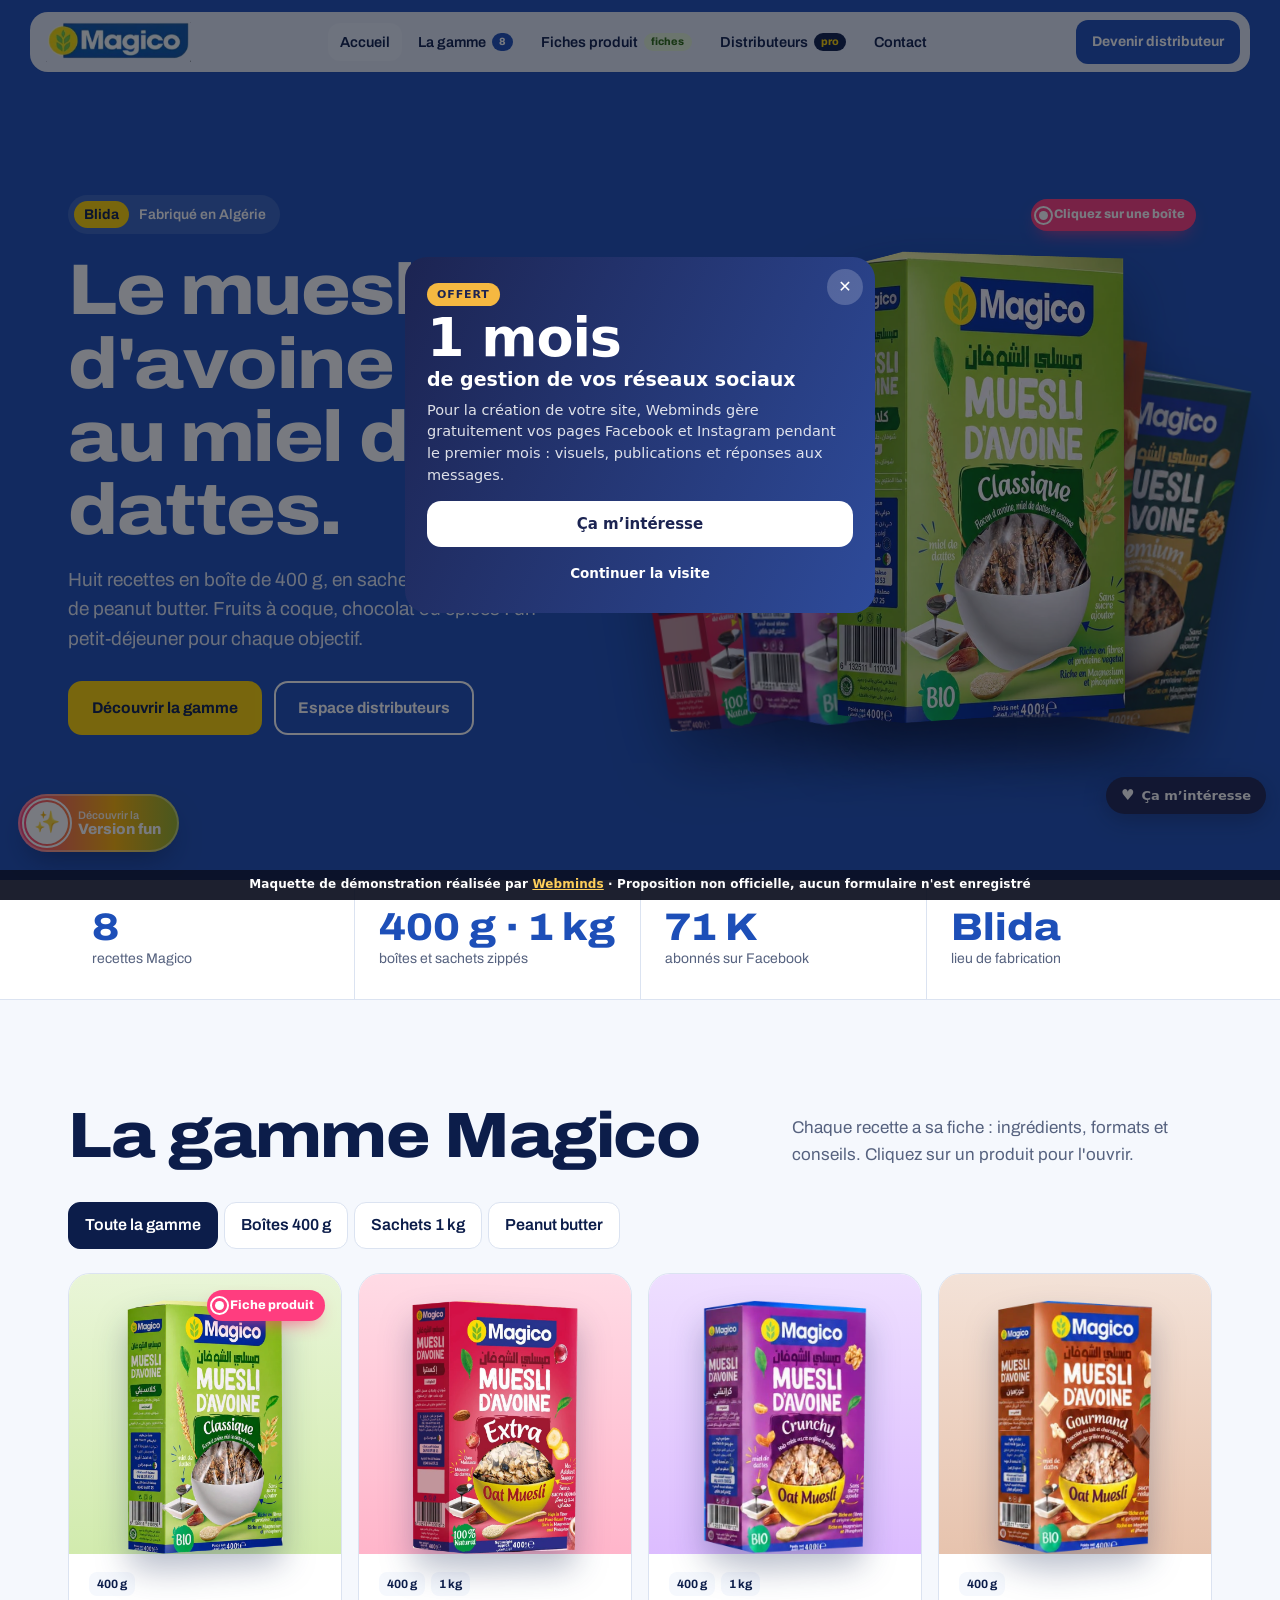
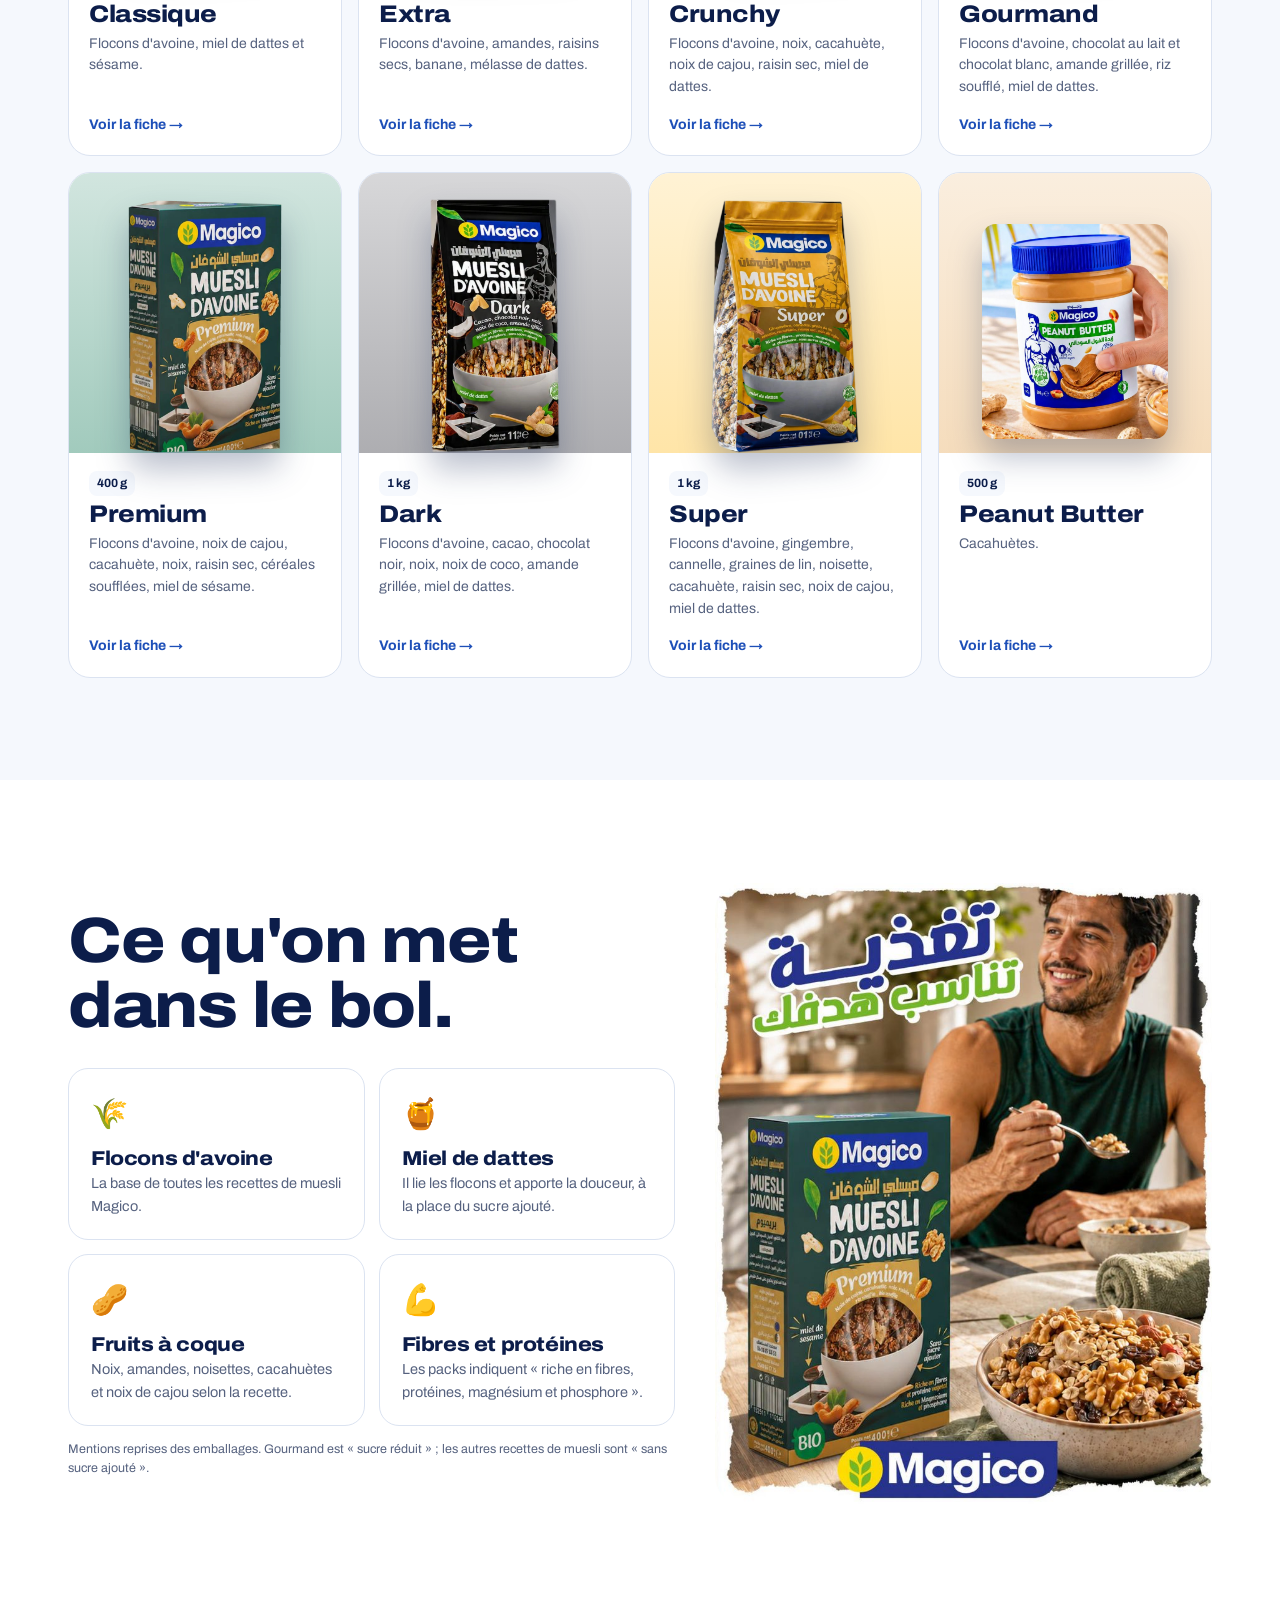
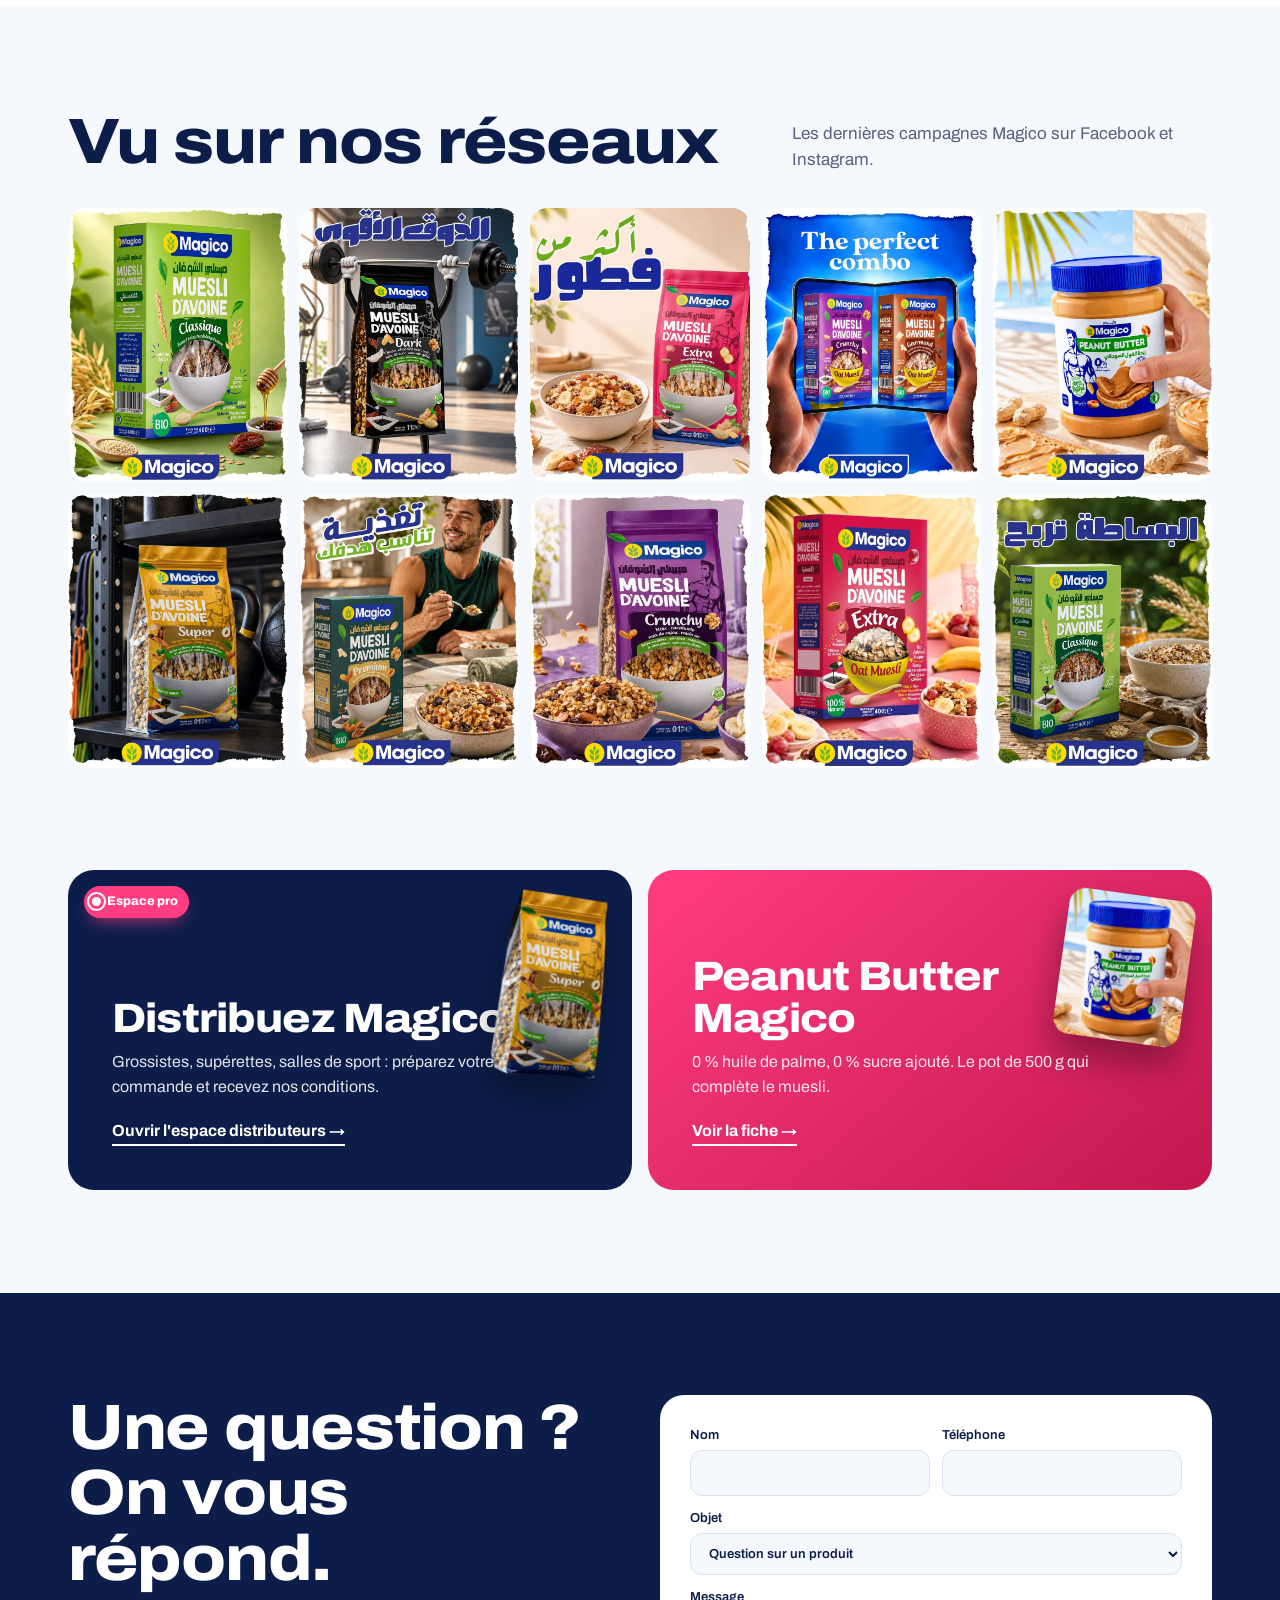
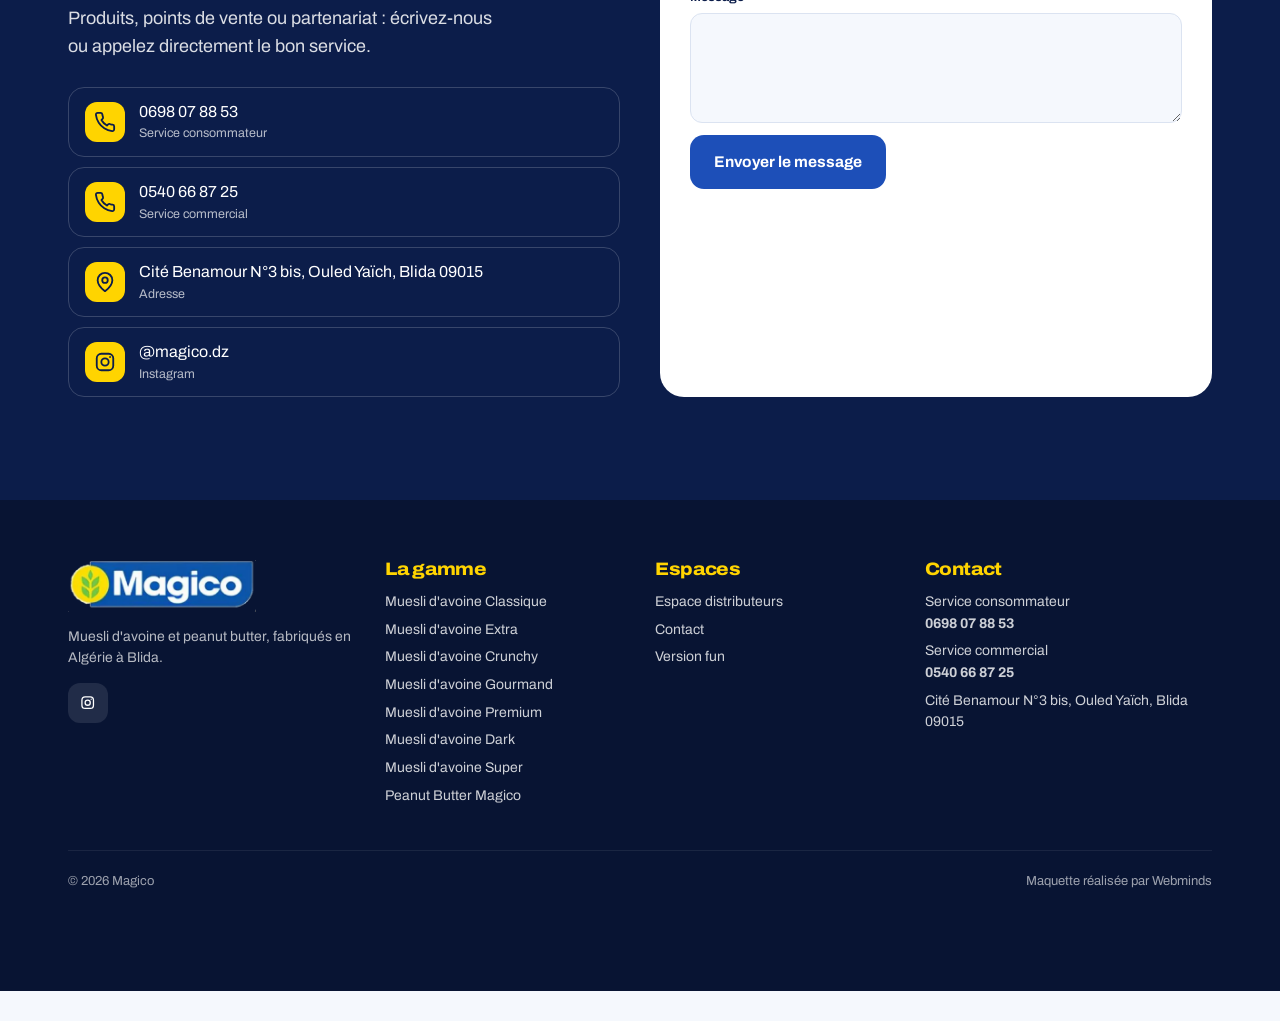
<file: index.html>
<!DOCTYPE html>
<html lang="fr"><head>
<meta charset="utf-8"><meta name="viewport" content="width=device-width, initial-scale=1, viewport-fit=cover"><meta name="theme-color" content="#1d4fb8">
<link rel="preconnect" href="https://fonts.googleapis.com"><link rel="preconnect" href="https://fonts.gstatic.com" crossorigin>
<link href="https://fonts.googleapis.com/css2?family=Archivo:wdth,wght@100..125,400..800&family=Readex+Pro:wght@400;500;700&family=Lilita+One&family=Lalezar&display=swap" rel="stylesheet">
<link rel="stylesheet" href="style.css"><link rel="icon" href="img/logo-magico.png">
<title>Magico — Muesli d'avoine fabriqué à Blida</title>
<meta name="description" content="Magico : muesli d'avoine au miel de dattes (Classique, Extra, Crunchy, Gourmand, Premium, Dark, Super) et peanut butter. Fabriqué en Algérie, à Blida.">
<meta name="robots" content="noindex, nofollow"><!--wm-demo--></head><body data-v="corp">
<div id="hdr"></div>
<main id="main">
<section class="c-hero"><div class="wrap in">
 <div>
  <span class="kick"><b>Blida</b>Fabriqué en Algérie</span>
  <h1><span class="ln">Le muesli d'avoine</span><span class="ln">au miel de dattes.</span></h1>
  <p class="lead">Huit recettes en boîte de 400 g, en sachet de 1 kg et en pot de peanut butter. Fruits à coque, chocolat ou épices : un petit-déjeuner pour chaque objectif.</p>
  <div class="acts"><a class="btn y" href="#gamme">Découvrir la gamme</a><a class="btn o" href="distributeurs.html">Espace distributeurs</a></div>
 </div>
 <div class="fan" id="fan"><span class="disc"></span><span class="tap tr"><i></i>Cliquez sur une boîte</span></div>
</div></section>
<div class="stats"><div class="wrap in">
 <div class="stat"><b>8</b><span>recettes Magico</span></div>
 <div class="stat"><b>400 g · 1 kg</b><span>boîtes et sachets zippés</span></div>
 <div class="stat"><b>71 K</b><span>abonnés sur Facebook</span></div>
 <div class="stat"><b>Blida</b><span>lieu de fabrication</span></div>
</div></div>

<section id="gamme"><div class="wrap">
 <div class="shead"><h2>La gamme Magico</h2><p>Chaque recette a sa fiche : ingrédients, formats et conseils. Cliquez sur un produit pour l'ouvrir.</p></div>
 <div class="filters" id="filters" role="group" aria-label="Filtrer la gamme"></div>
 <div class="cgrid" id="cgrid"></div>
</div></section>

<section class="why"><div class="wrap whyg">
 <div class="rv">
  <h2>Ce qu'on met<br>dans le bol.</h2>
  <div class="wl">
   <div class="wi"><div class="e">🌾</div><h3>Flocons d'avoine</h3><p>La base de toutes les recettes de muesli Magico.</p></div>
   <div class="wi"><div class="e">🍯</div><h3>Miel de dattes</h3><p>Il lie les flocons et apporte la douceur, à la place du sucre ajouté.</p></div>
   <div class="wi"><div class="e">🥜</div><h3>Fruits à coque</h3><p>Noix, amandes, noisettes, cacahuètes et noix de cajou selon la recette.</p></div>
   <div class="wi"><div class="e">💪</div><h3>Fibres et protéines</h3><p>Les packs indiquent « riche en fibres, protéines, magnésium et phosphore ».</p></div>
  </div>
  <p class="note">Mentions reprises des emballages. Gourmand est « sucre réduit » ; les autres recettes de muesli sont « sans sucre ajouté ».</p>
 </div>
 <div class="whyimg rv"><img src="img/camp-premium.jpg" alt="Sportif prenant un bol de muesli Magico Premium" loading="lazy"></div>
</div></section>

<section><div class="wrap">
 <div class="shead"><h2>Vu sur nos réseaux</h2><p>Les dernières campagnes Magico sur Facebook et Instagram.</p></div>
 <div class="gal" id="gal"></div>
</div></section>

<section style="padding-top:0"><div class="wrap duo">
 <a class="blk a rv" href="distributeurs.html"><img class="pk" src="img/super-sac.webp" alt=""><span class="tap tl"><i></i>Espace pro</span><h3>Distribuez Magico</h3><p>Grossistes, supérettes, salles de sport : préparez votre commande et recevez nos conditions.</p><span class="go">Ouvrir l'espace distributeurs →</span></a>
 <a class="blk b rv" href="produit.html?p=peanut"><img class="pk" src="img/peanut.jpg" alt="" style="border-radius:16px;height:46%"><h3>Peanut Butter Magico</h3><p>0 % huile de palme, 0 % sucre ajouté. Le pot de 500 g qui complète le muesli.</p><span class="go">Voir la fiche →</span></a>
</div></section>
<section class="contact" id="contact"><div class="wrap cg">
 <div><h2>Une question ?<br>On vous répond.</h2><p style="margin-top:14px;opacity:.85;font-size:18px;max-width:440px">Produits, points de vente ou partenariat : écrivez-nous ou appelez directement le bon service.</p>
  <div class="cinfo" id="cinfo"></div></div>
 <form class="f" id="cform">
  <label>Nom<input required autocomplete="name"></label><label>Téléphone<input type="tel" required autocomplete="tel"></label>
  <label class="full">Objet<select><option>Question sur un produit</option><option>Où acheter Magico ?</option><option>Devenir distributeur</option><option>Partenariat / sponsoring sportif</option></select></label>
  <label class="full">Message<textarea></textarea></label>
  <button class="btn" type="submit">Envoyer le message</button>
 </form></div></section>
</main>
<div id="ftr"></div>
<script src="data.js"></script><script src="core.js"></script>
<script>
document.getElementById('fan').insertAdjacentHTML('beforeend',['extra','crunchy','classique','gourmand','premium'].map(k=>'<a href="produit.html?p='+k+'" aria-label="'+P[k].full+'"><img src="'+P[k].img+'" alt=""></a>').join(''));
let line='all';const fl=document.getElementById('filters');
fl.innerHTML=LINES.map(l=>'<button type="button" data-l="'+l[0]+'" class="'+(l[0]==='all'?'on':'')+'" aria-pressed="'+(l[0]==='all')+'">'+l[1]+'</button>').join('');
const inLine=(k,l)=>l==='all'||P[k].line===l||(l==='sac'&&P[k].fmt.includes('1 kg'));
document.getElementById('cgrid').innerHTML=ORDER.map((k,i)=>{const p=P[k];return '<a class="pc" data-k="'+k+'" href="produit.html?p='+k+'" style="--c1:'+p.c1+'">'+(i===0?'<span class="tap tr"><i></i>Fiche produit</span>':'')+'<div class="vis">'+pimg(k)+'</div><div class="tx"><div class="fm">'+p.fmt.map(f=>'<span>'+f+'</span>').join('')+'</div><h3>'+p.name+'</h3><p>'+p.ing+'</p><span class="go">Voir la fiche →</span></div></a>'}).join('');
fl.addEventListener('click',e=>{const b=e.target.closest('button');if(!b)return;line=b.dataset.l;fl.querySelectorAll('button').forEach(x=>{x.classList.toggle('on',x===b);x.setAttribute('aria-pressed',x===b)});document.querySelectorAll('.pc').forEach(c=>c.classList.toggle('hide',!inLine(c.dataset.k,line)))});
const G=[['classique','camp-classique','La simplicité gagne'],['dark','camp-dark','Le goût le plus fort'],['extra','camp-extra','Plus qu\'un petit-déjeuner'],['crunchy','camp-combo','The perfect combo'],['peanut','camp-peanut','Peanut butter 500 g'],['super','camp-super','La régularité paie'],['premium','camp-premium','Une nutrition pour ton objectif'],['crunchy','camp-crunchy','Muesli Crunchy 1 kg'],['extra','camp-extra-box','Extra, 100 % naturel'],['classique','camp-classique2','Un petit-déj équilibré']];
document.getElementById('gal').innerHTML=G.map(g=>'<a href="produit.html?p='+g[0]+'"><img src="img/'+g[1]+'.jpg" alt="Campagne Magico : '+g[2]+'" loading="lazy"><span class="cap">'+g[2]+'</span></a>').join('');
document.getElementById('cinfo').innerHTML='<a href="'+CONTACT.consoTel+'">'+IC.phone+'<span>'+CONTACT.conso+'<small>Service consommateur</small></span></a><a href="'+CONTACT.comTel+'">'+IC.phone+'<span>'+CONTACT.com+'<small>Service commercial</small></span></a><a href="'+CONTACT.map+'" target="_blank" rel="noopener">'+IC.pin+'<span>'+CONTACT.addr+'<small>Adresse</small></span></a><a href="'+CONTACT.ig+'" target="_blank" rel="noopener">'+IC.ig+'<span>@magico.dz<small>Instagram</small></span></a>';document.getElementById('cform').onsubmit=e=>{e.preventDefault();okForm(e.target,'Message envoyé, merci !')};
reveal();
</script>
<div id="wm-demo" role="note" style="position:fixed;left:0;right:0;bottom:0;z-index:2147483000;background:rgba(10,14,30,.92);color:#fff;font:600 12px/1.3 system-ui,-apple-system,Segoe UI,Roboto,sans-serif;text-align:center;padding:7px 12px calc(7px + env(safe-area-inset-bottom,0px));letter-spacing:.01em">Maquette de démonstration réalisée par <a href="https://webminds.dz" style="color:#ffcf5a;text-decoration:underline" target="_blank" rel="noopener">Webminds</a> · Proposition non officielle, aucun formulaire n'est enregistré</div>
<script>(function(){function f(){var b=document.getElementById('wm-demo');if(!b)return;var h=b.offsetHeight;document.body.style.paddingBottom=(parseFloat(getComputedStyle(document.body).paddingBottom)||0)+h+'px';document.querySelectorAll('body *').forEach(function(e){if(e===b||b.contains(e))return;var s=getComputedStyle(e);if(s.position!=='fixed')return;var bt=parseFloat(s.bottom);if(!isNaN(bt)&&bt<120&&s.bottom!=='auto'&&e.offsetHeight<window.innerHeight*.6){e.style.bottom=(bt+h)+'px'}})}if(document.readyState==='complete')f();else addEventListener('load',f)})();</script><!--wm-demo--><script data-wml>(function(){if(window.__wmL)return;window.__wmL=1;
var C={"p": "Magico", "mail": null, "wa": "213797372452", "v": [["/", "Version corporate", "Claire et rassurante"]]};
function ready(f){document.readyState==='loading'?document.addEventListener('DOMContentLoaded',f):f()}
ready(function(){
var css='.wmL-b{position:fixed;right:14px;bottom:calc(56px + env(safe-area-inset-bottom));z-index:2147483000;border:0;border-radius:999px;background:#1C2452;color:#fff;font:700 13px/1 system-ui,-apple-system,Segoe UI,Roboto,sans-serif;padding:11px 15px;box-shadow:0 6px 22px rgba(20,30,60,.35);cursor:pointer;display:flex;align-items:center;gap:7px}'
+'@media(max-width:520px){.wmL-b{bottom:calc(112px + env(safe-area-inset-bottom));font-size:12.5px;padding:10px 13px}}'
+'.wmL-m{position:fixed;inset:0;z-index:2147483001;background:rgba(10,14,25,.55);display:none;align-items:flex-end;justify-content:center;font-family:system-ui,-apple-system,Segoe UI,Roboto,sans-serif}.wmL-m.on{display:flex}@media(min-width:700px){.wmL-m{align-items:center;padding:20px}}'
+'.wmL-x{box-sizing:border-box;position:relative;background:#fff;color:#1C2452;width:100%;max-width:470px;max-height:92vh;overflow:auto;border-radius:22px 22px 0 0;padding:24px 22px calc(22px + env(safe-area-inset-bottom));text-align:left}@media(min-width:700px){.wmL-x{border-radius:22px}}'
+'.wmL-x *{box-sizing:border-box}.wmL-c{position:absolute;top:12px;right:12px;width:36px;height:36px;border:0;border-radius:50%;background:#F0F2F1;font-size:16px;cursor:pointer;color:#1C2452}'
+'.wmL-x h3{font:800 26px/1.1 system-ui,-apple-system,sans-serif;margin:4px 40px 10px 0;color:inherit}.wmL-x p{margin:0 0 14px;line-height:1.5;font-size:14.5px;opacity:.85}'
+'.wmL-o{background:linear-gradient(115deg,#1C2452,#2E4B9A);color:#fff}.wmL-o .wmL-c{background:rgba(255,255,255,.2);color:#fff}.wmL-big{font:900 54px/.95 system-ui,-apple-system,sans-serif;letter-spacing:-.02em;margin:6px 0 2px}.wmL-big small{display:block;font-size:19px;font-weight:700;letter-spacing:0;margin-top:6px}'
+'.wmL-tag{display:inline-block;background:#F5B841;color:#1C2452;font:800 11px system-ui,sans-serif;letter-spacing:.08em;border-radius:999px;padding:5px 10px}'
+'.wmL-btn{display:flex;align-items:center;justify-content:center;width:100%;border:0;border-radius:14px;padding:14px;font:800 15px system-ui,-apple-system,sans-serif;cursor:pointer;margin-top:8px}.wmL-w{background:#fff;color:#1C2452}.wmL-g{background:#1FAF55;color:#fff}.wmL-n{background:#1C2452;color:#fff}.wmL-l{background:transparent;color:inherit;font-weight:600;font-size:13.5px;padding:10px}'
+'.wmL-s{font:700 11.5px system-ui,sans-serif;text-transform:uppercase;letter-spacing:.06em;opacity:.6;margin:12px 0 8px}.wmL-ch{display:grid;gap:8px}.wmL-ch label{display:flex;align-items:center;gap:10px;border:1.5px solid #E2E6E3;border-radius:12px;padding:11px 12px;cursor:pointer;font-size:14px;font-weight:600}.wmL-ch label small{display:block;font-weight:500;opacity:.65;font-size:12px}.wmL-ch input{width:18px;height:18px;flex:none;accent-color:#1FAF55}'
+'.wmL-f{display:grid;gap:8px;margin:12px 0 6px}.wmL-f input{border:1.5px solid #E2E6E3;border-radius:12px;padding:12px;font:500 16px system-ui,sans-serif;color:#1C2452;background:#fff;-webkit-user-select:text!important;user-select:text!important;width:100%}'
+'.wmL-ok{text-align:center}.wmL-ok i{display:grid;place-items:center;width:64px;height:64px;margin:6px auto 12px;border-radius:50%;background:#E8F7EE;color:#1FAF55;font-style:normal;font-size:30px}';
var st=document.createElement('style');st.textContent=css;document.head.appendChild(st);
function ss(k,v){try{if(v===undefined)return sessionStorage.getItem(k);sessionStorage.setItem(k,v)}catch(e){}}
var p=location.pathname,cur=0;C.v.forEach(function(v,i){if(v[0]!=='/'&&p.indexOf(v[0])===0)cur=i});
var off=document.createElement('div');off.className='wmL-m';off.innerHTML='<div class="wmL-x wmL-o" role="dialog" aria-modal="true"><button class="wmL-c" type="button" aria-label="Fermer">✕</button><span class="wmL-tag">OFFERT</span><div class="wmL-big">1 mois<small>de gestion de vos réseaux sociaux</small></div><p style="margin-top:12px">Pour la création de votre site, Webminds gère gratuitement vos pages Facebook et Instagram pendant le premier mois : visuels, publications et réponses aux messages.</p><button class="wmL-btn wmL-w" type="button" data-i>Ça m’intéresse</button><button class="wmL-btn wmL-l" type="button" data-c>Continuer la visite</button></div>';
var ch='';C.v.forEach(function(v,i){ch+='<label><input type="radio" name="wmLv" value="'+v[1]+'"'+(i===cur?' checked':'')+'><span>'+v[1]+(v[2]?'<small>'+v[2]+'</small>':'')+'</span></label>'});
var it=document.createElement('div');it.className='wmL-m';it.innerHTML='<div class="wmL-x" role="dialog" aria-modal="true"><button class="wmL-c" type="button" aria-label="Fermer">✕</button><div data-s1><h3>Cette maquette vous plaît ?</h3><p>Choisissez la version qui vous intéresse : Webminds vous recontacte pour vous la présenter.</p>'+(C.v.length>1?'<div class="wmL-s">La version préférée</div><div class="wmL-ch">'+ch+'</div>':'')+'<div class="wmL-s">En plus</div><div class="wmL-ch"><label><input type="checkbox" value="Gestion des réseaux sociaux (1 mois offert)"><span>Réseaux sociaux<small>1 mois de gestion offert avec le site</small></span></label></div><div class="wmL-f"><input name="n" placeholder="Votre nom" autocomplete="name"><input name="t" type="tel" inputmode="tel" placeholder="Votre téléphone (facultatif)" autocomplete="tel"></div><button class="wmL-btn wmL-g" type="button" data-w>Envoyer sur WhatsApp</button>'+(C.mail?'<button class="wmL-btn wmL-l" type="button" data-e>Envoyer par e-mail</button>':'')+'</div><div class="wmL-ok" data-s2 hidden><i>✓</i><h3 style="margin:0 0 8px">Merci !</h3><p>Votre choix a bien été transmis à Webminds. Nous vous recontactons très vite.</p><button class="wmL-btn wmL-n" type="button" data-c>Continuer la visite</button></div></div>';
document.body.appendChild(off);document.body.appendChild(it);
var b=document.createElement('button');b.type='button';b.className='wmL-b';b.innerHTML='<b style="font-size:15px">♥</b>Ça m’intéresse';document.body.appendChild(b);
function op(m){off.classList.remove('on');it.classList.remove('on');m.classList.add('on')}
[off,it].forEach(function(m){m.addEventListener('click',function(e){if(e.target===m||e.target.closest('.wmL-c')||e.target.closest('[data-c]'))m.classList.remove('on')})});
b.onclick=function(){op(it)};off.querySelector('[data-i]').onclick=function(){op(it)};
function msg(){var v=(it.querySelector('input[name=wmLv]:checked')||{}).value||C.v[cur][1],x=[].map.call(it.querySelectorAll('input[type=checkbox]:checked'),function(c){return c.value}),n=it.querySelector('[name=n]').value.trim(),t=it.querySelector('[name=t]').value.trim();
 return{v:v,x:x,n:n,t:t,txt:'Bonjour Webminds, la maquette '+C.p+' m’intéresse.\nVersion préférée : '+v+(x.length?'\nEn plus : '+x.join(', '):'')+(n?'\nNom : '+n:'')+(t?'\nTéléphone : '+t:'')+'\nLien : '+location.origin+C.v[cur][0]}}
function mail(m){if(!C.mail)return;try{fetch('https://formsubmit.co/ajax/'+C.mail,{method:'POST',keepalive:true,headers:{'Content-Type':'application/json','Accept':'application/json'},body:JSON.stringify({_subject:'Maquette '+C.p+' : intéressé ('+m.v+')',Prospect:C.p,Version:m.v,Options:m.x.join(', ')||'-',Nom:m.n||'-',Telephone:m.t||'-',Lien:location.origin+C.v[cur][0],_template:'table',_captcha:'false'})}).catch(function(){})}catch(e){}}
function done(){it.querySelector('[data-s1]').hidden=true;it.querySelector('[data-s2]').hidden=false;ss('wmL-sent','1')}
it.querySelector('[data-w]').onclick=function(){var m=msg();mail(m);done();location.href='https://wa.me/'+C.wa+'?text='+encodeURIComponent(m.txt)};
var e=it.querySelector('[data-e]');if(e)e.onclick=function(){mail(msg());done()};
var sh=ss('wmL-off');addEventListener('scroll',function(){var r=(scrollY+innerHeight)/document.documentElement.scrollHeight;
 if(!sh&&scrollY>500&&r>.3){sh=1;ss('wmL-off','1');op(off)}
 if(!ss('wmL-it')&&!ss('wmL-sent')&&sh&&r>.92&&!off.classList.contains('on')){ss('wmL-it','1');op(it)}},{passive:true});
});})();
</script></body></html>
</file>
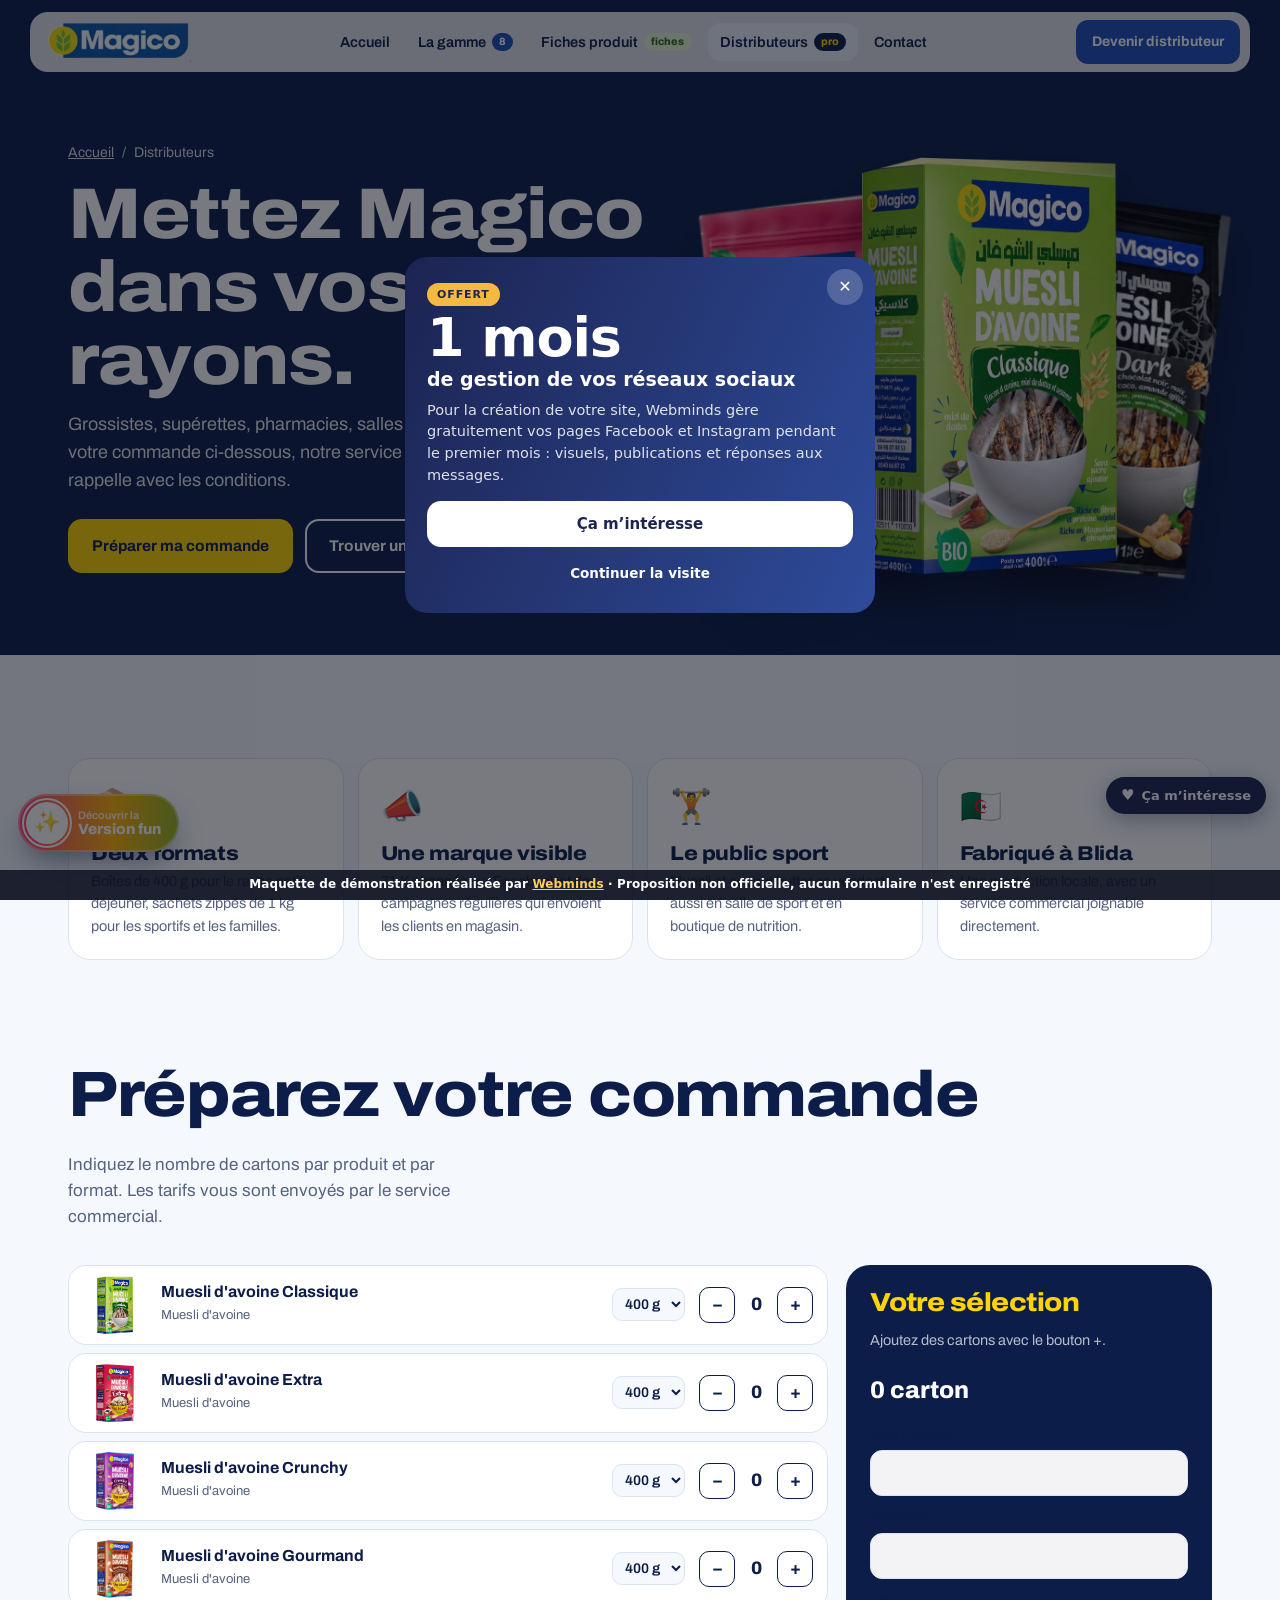
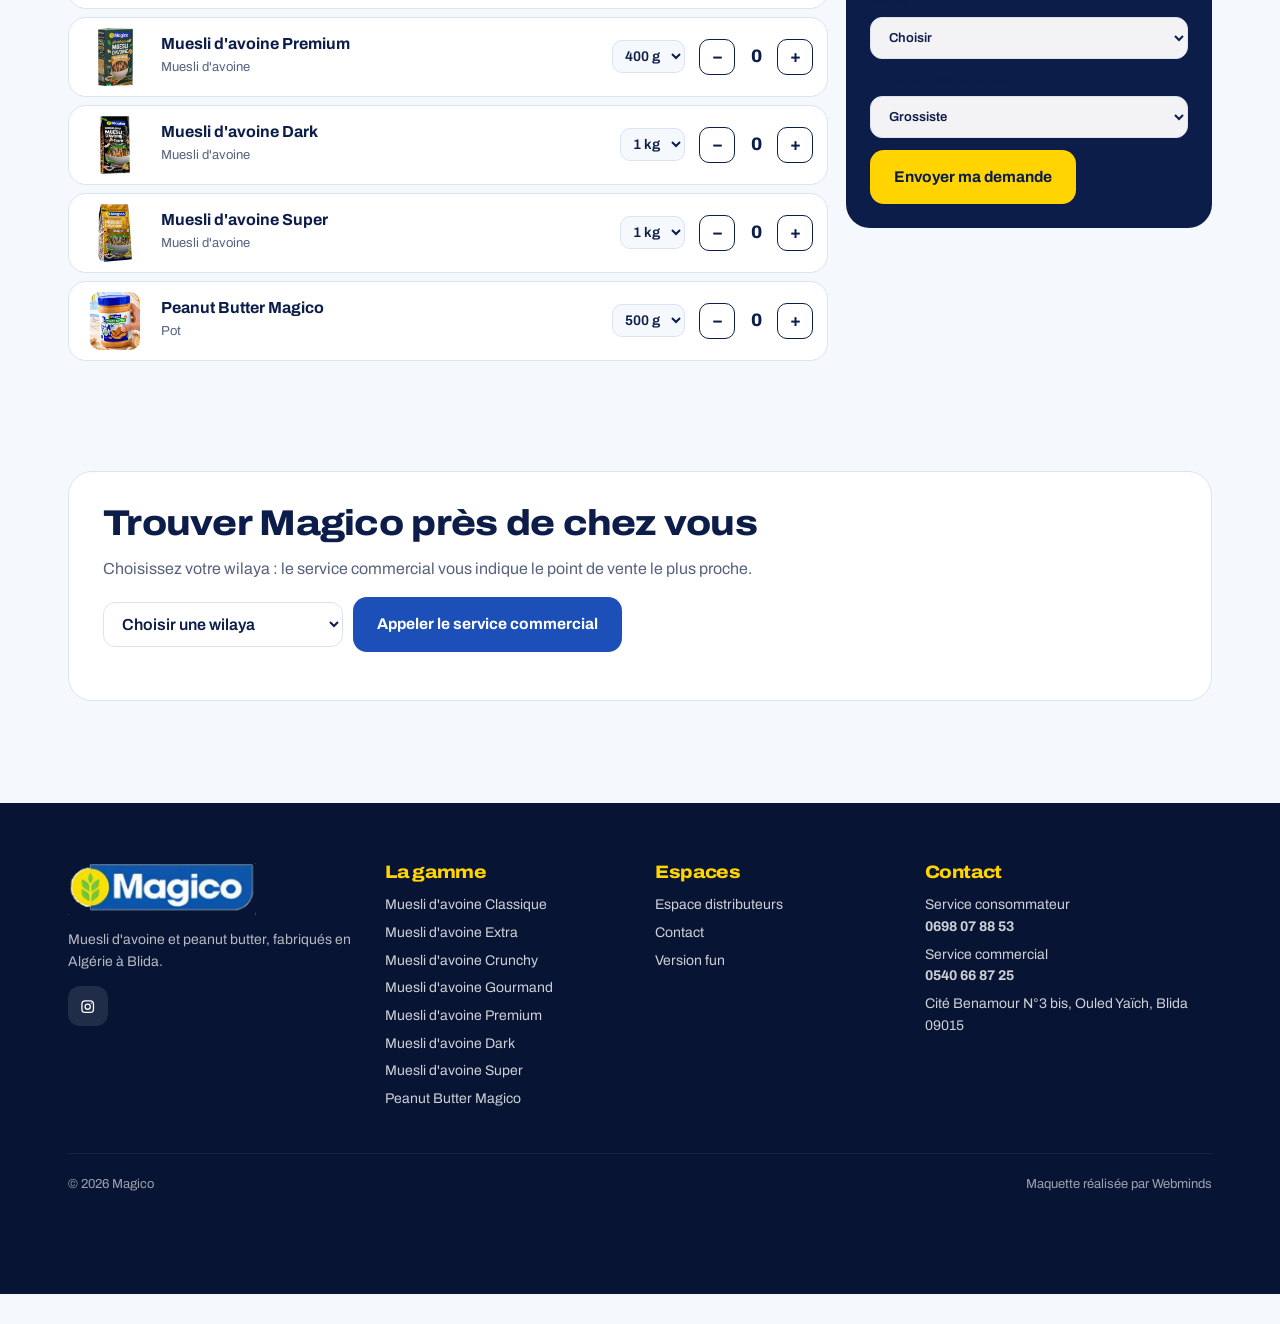
<file: distributeurs.html>
<!DOCTYPE html>
<html lang="fr"><head>
<meta charset="utf-8"><meta name="viewport" content="width=device-width, initial-scale=1, viewport-fit=cover"><meta name="theme-color" content="#1d4fb8">
<link rel="preconnect" href="https://fonts.googleapis.com"><link rel="preconnect" href="https://fonts.gstatic.com" crossorigin>
<link href="https://fonts.googleapis.com/css2?family=Archivo:wdth,wght@100..125,400..800&family=Readex+Pro:wght@400;500;700&family=Lilita+One&family=Lalezar&display=swap" rel="stylesheet">
<link rel="stylesheet" href="style.css"><link rel="icon" href="img/logo-magico.png">
<title>Espace distributeurs — Magico</title>
<meta name="description" content="Devenez distributeur Magico : grossistes, supérettes, salles de sport. Simulateur de commande et points de vente.">
<meta name="robots" content="noindex, nofollow"><!--wm-demo--></head><body data-v="auto">
<div id="hdr"></div>
<main id="main">
<section class="d-hero"><canvas id="cv"></canvas><div class="wrap in">
 <div><nav class="crumb" aria-label="Fil d'Ariane"><a id="hm" href="index.html">Accueil</a><span>/</span><span>Distributeurs</span></nav>
  <h1>Mettez Magico<br>dans vos rayons.</h1>
  <p class="lead">Grossistes, supérettes, pharmacies, salles de sport : préparez votre commande ci-dessous, notre service commercial vous rappelle avec les conditions.</p>
  <div style="display:flex;gap:12px;flex-wrap:wrap;margin-top:24px"><a class="btn y" href="#commande">Préparer ma commande</a><a class="btn o" href="#trouver">Trouver un point de vente</a></div></div>
 <div class="pile"><img src="img/extra-sac.webp" alt=""><img src="img/classique-box.webp" alt=""><img src="img/dark-sac.webp" alt=""></div>
</div></section>
<section><div class="wrap">
 <div class="perks">
  <div class="perk rv"><div class="e">📦</div><h3>Deux formats</h3><p>Boîtes de 400 g pour le rayon petit-déjeuner, sachets zippés de 1 kg pour les sportifs et les familles.</p></div>
  <div class="perk rv"><div class="e">📣</div><h3>Une marque visible</h3><p>71 K abonnés sur Facebook et des campagnes régulières qui envoient les clients en magasin.</p></div>
  <div class="perk rv"><div class="e">🏋️</div><h3>Le public sport</h3><p>Muesli et peanut butter se vendent aussi en salle de sport et en boutique de nutrition.</p></div>
  <div class="perk rv"><div class="e">🇩🇿</div><h3>Fabriqué à Blida</h3><p>Une production locale, avec un service commercial joignable directement.</p></div>
 </div>
</div></section>
<section id="commande" style="padding-top:0"><div class="wrap">
 <div class="shead"><h2>Préparez votre commande</h2><p>Indiquez le nombre de cartons par produit et par format. Les tarifs vous sont envoyés par le service commercial.</p></div>
 <div class="sim">
  <div id="rows"></div>
  <div class="recap"><h3>Votre sélection</h3><ul id="rc"></ul><div class="tot" id="tot"></div>
   <form class="f" id="form">
    <label>Nom / Société<input required autocomplete="organization"></label>
    <label>Téléphone<input type="tel" required autocomplete="tel"></label>
    <label>Wilaya<select id="w2" required></select></label>
    <label>Type de point de vente<select><option>Grossiste</option><option>Supérette / alimentation</option><option>Salle de sport / nutrition</option><option>Pharmacie / parapharmacie</option><option>Autre</option></select></label>
    <button class="btn y" type="submit">Envoyer ma demande</button>
   </form></div>
 </div>
</div></section>
<section id="trouver" style="padding-top:0"><div class="wrap">
 <div class="panel"><h2>Trouver Magico près de chez vous</h2><p style="color:var(--mut);margin-bottom:16px">Choisissez votre wilaya : le service commercial vous indique le point de vente le plus proche.</p>
  <div class="wil"><select id="w1" aria-label="Wilaya"><option value="">Choisir une wilaya</option></select><a class="btn" href="" id="wcall">Appeler le service commercial</a></div>
  <p class="wres" id="wres" aria-live="polite"></p></div>
</div></section>
</main>
<div id="ftr"></div>
<script src="data.js"></script><script src="core.js"></script>
<script>
document.getElementById('hm').href=HOME;
if(V==='fun')Grains(document.getElementById('cv'),{n:30});
const W='Adrar,Chlef,Laghouat,Oum El Bouaghi,Batna,Béjaïa,Biskra,Béchar,Blida,Bouira,Tamanrasset,Tébessa,Tlemcen,Tiaret,Tizi Ouzou,Alger,Djelfa,Jijel,Sétif,Saïda,Skikda,Sidi Bel Abbès,Annaba,Guelma,Constantine,Médéa,Mostaganem,M\'Sila,Mascara,Ouargla,Oran,El Bayadh,Illizi,Bordj Bou Arréridj,Boumerdès,El Tarf,Tindouf,Tissemsilt,El Oued,Khenchela,Souk Ahras,Tipaza,Mila,Aïn Defla,Naâma,Aïn Témouchent,Ghardaïa,Relizane,Timimoun,Bordj Badji Mokhtar,Ouled Djellal,Béni Abbès,In Salah,In Guezzam,Touggourt,Djanet,El M\'Ghair,El Meniaa'.split(',');
const opts=W.map((w,i)=>'<option>'+String(i+1).padStart(2,'0')+' · '+w+'</option>').join('');
document.getElementById('w1').insertAdjacentHTML('beforeend',opts);document.getElementById('w2').innerHTML='<option value="">Choisir</option>'+opts;
const wc=document.getElementById('wcall');wc.href=CONTACT.comTel;
document.getElementById('w1').onchange=e=>{const v=e.target.value;document.getElementById('wres').textContent=v?'Wilaya '+v.split(' · ')[1]+' : appelez le '+CONTACT.com+', on vous oriente vers le point de vente Magico le plus proche.':''};
const Q={};ORDER.forEach(k=>Q[k]={n:0,f:P[k].fmt[0]});
document.getElementById('rows').innerHTML=ORDER.map(k=>{const p=P[k];return '<div class="srow" data-k="'+k+'">'+pimg(k)+'<div><b>'+p.full+'</b><small>'+(p.line==='pot'?'Pot':'Muesli d\'avoine')+'</small></div><select aria-label="Format">'+p.fmt.map(f=>'<option>'+f+'</option>').join('')+'</select><div class="qty"><button type="button" data-d="-1" aria-label="Retirer un carton">−</button><output>0</output><button type="button" data-d="1" aria-label="Ajouter un carton">+</button></div></div>'}).join('');
function recap(){const s=ORDER.filter(k=>Q[k].n>0),t=s.reduce((a,k)=>a+Q[k].n,0);
 document.getElementById('rc').innerHTML=s.length?s.map(k=>'<li><span>'+P[k].name+' · '+Q[k].f+'</span><b>'+Q[k].n+'</b></li>').join(''):'<li style="border:0;opacity:.7">Ajoutez des cartons avec le bouton +.</li>';
 document.getElementById('tot').textContent=t+(t>1?' cartons':' carton')}
document.getElementById('rows').addEventListener('click',e=>{const b=e.target.closest('button[data-d]');if(!b)return;const r=b.closest('.srow'),k=r.dataset.k;Q[k].n=Math.max(0,Q[k].n+ +b.dataset.d);r.querySelector('output').textContent=Q[k].n;recap()});
document.getElementById('rows').addEventListener('change',e=>{const r=e.target.closest('.srow');if(r){Q[r.dataset.k].f=e.target.value;recap()}});
document.getElementById('form').onsubmit=e=>{e.preventDefault();okForm(e.target,'Demande envoyée !')};
recap();reveal();
</script>
<div id="wm-demo" role="note" style="position:fixed;left:0;right:0;bottom:0;z-index:2147483000;background:rgba(10,14,30,.92);color:#fff;font:600 12px/1.3 system-ui,-apple-system,Segoe UI,Roboto,sans-serif;text-align:center;padding:7px 12px calc(7px + env(safe-area-inset-bottom,0px));letter-spacing:.01em">Maquette de démonstration réalisée par <a href="https://webminds.dz" style="color:#ffcf5a;text-decoration:underline" target="_blank" rel="noopener">Webminds</a> · Proposition non officielle, aucun formulaire n'est enregistré</div>
<script>(function(){function f(){var b=document.getElementById('wm-demo');if(!b)return;var h=b.offsetHeight;document.body.style.paddingBottom=(parseFloat(getComputedStyle(document.body).paddingBottom)||0)+h+'px';document.querySelectorAll('body *').forEach(function(e){if(e===b||b.contains(e))return;var s=getComputedStyle(e);if(s.position!=='fixed')return;var bt=parseFloat(s.bottom);if(!isNaN(bt)&&bt<120&&s.bottom!=='auto'&&e.offsetHeight<window.innerHeight*.6){e.style.bottom=(bt+h)+'px'}})}if(document.readyState==='complete')f();else addEventListener('load',f)})();</script><!--wm-demo--><script data-wml>(function(){if(window.__wmL)return;window.__wmL=1;
var C={"p": "Magico", "mail": null, "wa": "213797372452", "v": [["/", "Version corporate", "Claire et rassurante"]]};
function ready(f){document.readyState==='loading'?document.addEventListener('DOMContentLoaded',f):f()}
ready(function(){
var css='.wmL-b{position:fixed;right:14px;bottom:calc(56px + env(safe-area-inset-bottom));z-index:2147483000;border:0;border-radius:999px;background:#1C2452;color:#fff;font:700 13px/1 system-ui,-apple-system,Segoe UI,Roboto,sans-serif;padding:11px 15px;box-shadow:0 6px 22px rgba(20,30,60,.35);cursor:pointer;display:flex;align-items:center;gap:7px}'
+'@media(max-width:520px){.wmL-b{bottom:calc(112px + env(safe-area-inset-bottom));font-size:12.5px;padding:10px 13px}}'
+'.wmL-m{position:fixed;inset:0;z-index:2147483001;background:rgba(10,14,25,.55);display:none;align-items:flex-end;justify-content:center;font-family:system-ui,-apple-system,Segoe UI,Roboto,sans-serif}.wmL-m.on{display:flex}@media(min-width:700px){.wmL-m{align-items:center;padding:20px}}'
+'.wmL-x{box-sizing:border-box;position:relative;background:#fff;color:#1C2452;width:100%;max-width:470px;max-height:92vh;overflow:auto;border-radius:22px 22px 0 0;padding:24px 22px calc(22px + env(safe-area-inset-bottom));text-align:left}@media(min-width:700px){.wmL-x{border-radius:22px}}'
+'.wmL-x *{box-sizing:border-box}.wmL-c{position:absolute;top:12px;right:12px;width:36px;height:36px;border:0;border-radius:50%;background:#F0F2F1;font-size:16px;cursor:pointer;color:#1C2452}'
+'.wmL-x h3{font:800 26px/1.1 system-ui,-apple-system,sans-serif;margin:4px 40px 10px 0;color:inherit}.wmL-x p{margin:0 0 14px;line-height:1.5;font-size:14.5px;opacity:.85}'
+'.wmL-o{background:linear-gradient(115deg,#1C2452,#2E4B9A);color:#fff}.wmL-o .wmL-c{background:rgba(255,255,255,.2);color:#fff}.wmL-big{font:900 54px/.95 system-ui,-apple-system,sans-serif;letter-spacing:-.02em;margin:6px 0 2px}.wmL-big small{display:block;font-size:19px;font-weight:700;letter-spacing:0;margin-top:6px}'
+'.wmL-tag{display:inline-block;background:#F5B841;color:#1C2452;font:800 11px system-ui,sans-serif;letter-spacing:.08em;border-radius:999px;padding:5px 10px}'
+'.wmL-btn{display:flex;align-items:center;justify-content:center;width:100%;border:0;border-radius:14px;padding:14px;font:800 15px system-ui,-apple-system,sans-serif;cursor:pointer;margin-top:8px}.wmL-w{background:#fff;color:#1C2452}.wmL-g{background:#1FAF55;color:#fff}.wmL-n{background:#1C2452;color:#fff}.wmL-l{background:transparent;color:inherit;font-weight:600;font-size:13.5px;padding:10px}'
+'.wmL-s{font:700 11.5px system-ui,sans-serif;text-transform:uppercase;letter-spacing:.06em;opacity:.6;margin:12px 0 8px}.wmL-ch{display:grid;gap:8px}.wmL-ch label{display:flex;align-items:center;gap:10px;border:1.5px solid #E2E6E3;border-radius:12px;padding:11px 12px;cursor:pointer;font-size:14px;font-weight:600}.wmL-ch label small{display:block;font-weight:500;opacity:.65;font-size:12px}.wmL-ch input{width:18px;height:18px;flex:none;accent-color:#1FAF55}'
+'.wmL-f{display:grid;gap:8px;margin:12px 0 6px}.wmL-f input{border:1.5px solid #E2E6E3;border-radius:12px;padding:12px;font:500 16px system-ui,sans-serif;color:#1C2452;background:#fff;-webkit-user-select:text!important;user-select:text!important;width:100%}'
+'.wmL-ok{text-align:center}.wmL-ok i{display:grid;place-items:center;width:64px;height:64px;margin:6px auto 12px;border-radius:50%;background:#E8F7EE;color:#1FAF55;font-style:normal;font-size:30px}';
var st=document.createElement('style');st.textContent=css;document.head.appendChild(st);
function ss(k,v){try{if(v===undefined)return sessionStorage.getItem(k);sessionStorage.setItem(k,v)}catch(e){}}
var p=location.pathname,cur=0;C.v.forEach(function(v,i){if(v[0]!=='/'&&p.indexOf(v[0])===0)cur=i});
var off=document.createElement('div');off.className='wmL-m';off.innerHTML='<div class="wmL-x wmL-o" role="dialog" aria-modal="true"><button class="wmL-c" type="button" aria-label="Fermer">✕</button><span class="wmL-tag">OFFERT</span><div class="wmL-big">1 mois<small>de gestion de vos réseaux sociaux</small></div><p style="margin-top:12px">Pour la création de votre site, Webminds gère gratuitement vos pages Facebook et Instagram pendant le premier mois : visuels, publications et réponses aux messages.</p><button class="wmL-btn wmL-w" type="button" data-i>Ça m’intéresse</button><button class="wmL-btn wmL-l" type="button" data-c>Continuer la visite</button></div>';
var ch='';C.v.forEach(function(v,i){ch+='<label><input type="radio" name="wmLv" value="'+v[1]+'"'+(i===cur?' checked':'')+'><span>'+v[1]+(v[2]?'<small>'+v[2]+'</small>':'')+'</span></label>'});
var it=document.createElement('div');it.className='wmL-m';it.innerHTML='<div class="wmL-x" role="dialog" aria-modal="true"><button class="wmL-c" type="button" aria-label="Fermer">✕</button><div data-s1><h3>Cette maquette vous plaît ?</h3><p>Choisissez la version qui vous intéresse : Webminds vous recontacte pour vous la présenter.</p>'+(C.v.length>1?'<div class="wmL-s">La version préférée</div><div class="wmL-ch">'+ch+'</div>':'')+'<div class="wmL-s">En plus</div><div class="wmL-ch"><label><input type="checkbox" value="Gestion des réseaux sociaux (1 mois offert)"><span>Réseaux sociaux<small>1 mois de gestion offert avec le site</small></span></label></div><div class="wmL-f"><input name="n" placeholder="Votre nom" autocomplete="name"><input name="t" type="tel" inputmode="tel" placeholder="Votre téléphone (facultatif)" autocomplete="tel"></div><button class="wmL-btn wmL-g" type="button" data-w>Envoyer sur WhatsApp</button>'+(C.mail?'<button class="wmL-btn wmL-l" type="button" data-e>Envoyer par e-mail</button>':'')+'</div><div class="wmL-ok" data-s2 hidden><i>✓</i><h3 style="margin:0 0 8px">Merci !</h3><p>Votre choix a bien été transmis à Webminds. Nous vous recontactons très vite.</p><button class="wmL-btn wmL-n" type="button" data-c>Continuer la visite</button></div></div>';
document.body.appendChild(off);document.body.appendChild(it);
var b=document.createElement('button');b.type='button';b.className='wmL-b';b.innerHTML='<b style="font-size:15px">♥</b>Ça m’intéresse';document.body.appendChild(b);
function op(m){off.classList.remove('on');it.classList.remove('on');m.classList.add('on')}
[off,it].forEach(function(m){m.addEventListener('click',function(e){if(e.target===m||e.target.closest('.wmL-c')||e.target.closest('[data-c]'))m.classList.remove('on')})});
b.onclick=function(){op(it)};off.querySelector('[data-i]').onclick=function(){op(it)};
function msg(){var v=(it.querySelector('input[name=wmLv]:checked')||{}).value||C.v[cur][1],x=[].map.call(it.querySelectorAll('input[type=checkbox]:checked'),function(c){return c.value}),n=it.querySelector('[name=n]').value.trim(),t=it.querySelector('[name=t]').value.trim();
 return{v:v,x:x,n:n,t:t,txt:'Bonjour Webminds, la maquette '+C.p+' m’intéresse.\nVersion préférée : '+v+(x.length?'\nEn plus : '+x.join(', '):'')+(n?'\nNom : '+n:'')+(t?'\nTéléphone : '+t:'')+'\nLien : '+location.origin+C.v[cur][0]}}
function mail(m){if(!C.mail)return;try{fetch('https://formsubmit.co/ajax/'+C.mail,{method:'POST',keepalive:true,headers:{'Content-Type':'application/json','Accept':'application/json'},body:JSON.stringify({_subject:'Maquette '+C.p+' : intéressé ('+m.v+')',Prospect:C.p,Version:m.v,Options:m.x.join(', ')||'-',Nom:m.n||'-',Telephone:m.t||'-',Lien:location.origin+C.v[cur][0],_template:'table',_captcha:'false'})}).catch(function(){})}catch(e){}}
function done(){it.querySelector('[data-s1]').hidden=true;it.querySelector('[data-s2]').hidden=false;ss('wmL-sent','1')}
it.querySelector('[data-w]').onclick=function(){var m=msg();mail(m);done();location.href='https://wa.me/'+C.wa+'?text='+encodeURIComponent(m.txt)};
var e=it.querySelector('[data-e]');if(e)e.onclick=function(){mail(msg());done()};
var sh=ss('wmL-off');addEventListener('scroll',function(){var r=(scrollY+innerHeight)/document.documentElement.scrollHeight;
 if(!sh&&scrollY>500&&r>.3){sh=1;ss('wmL-off','1');op(off)}
 if(!ss('wmL-it')&&!ss('wmL-sent')&&sh&&r>.92&&!off.classList.contains('on')){ss('wmL-it','1');op(it)}},{passive:true});
});})();
</script></body></html>
</file>
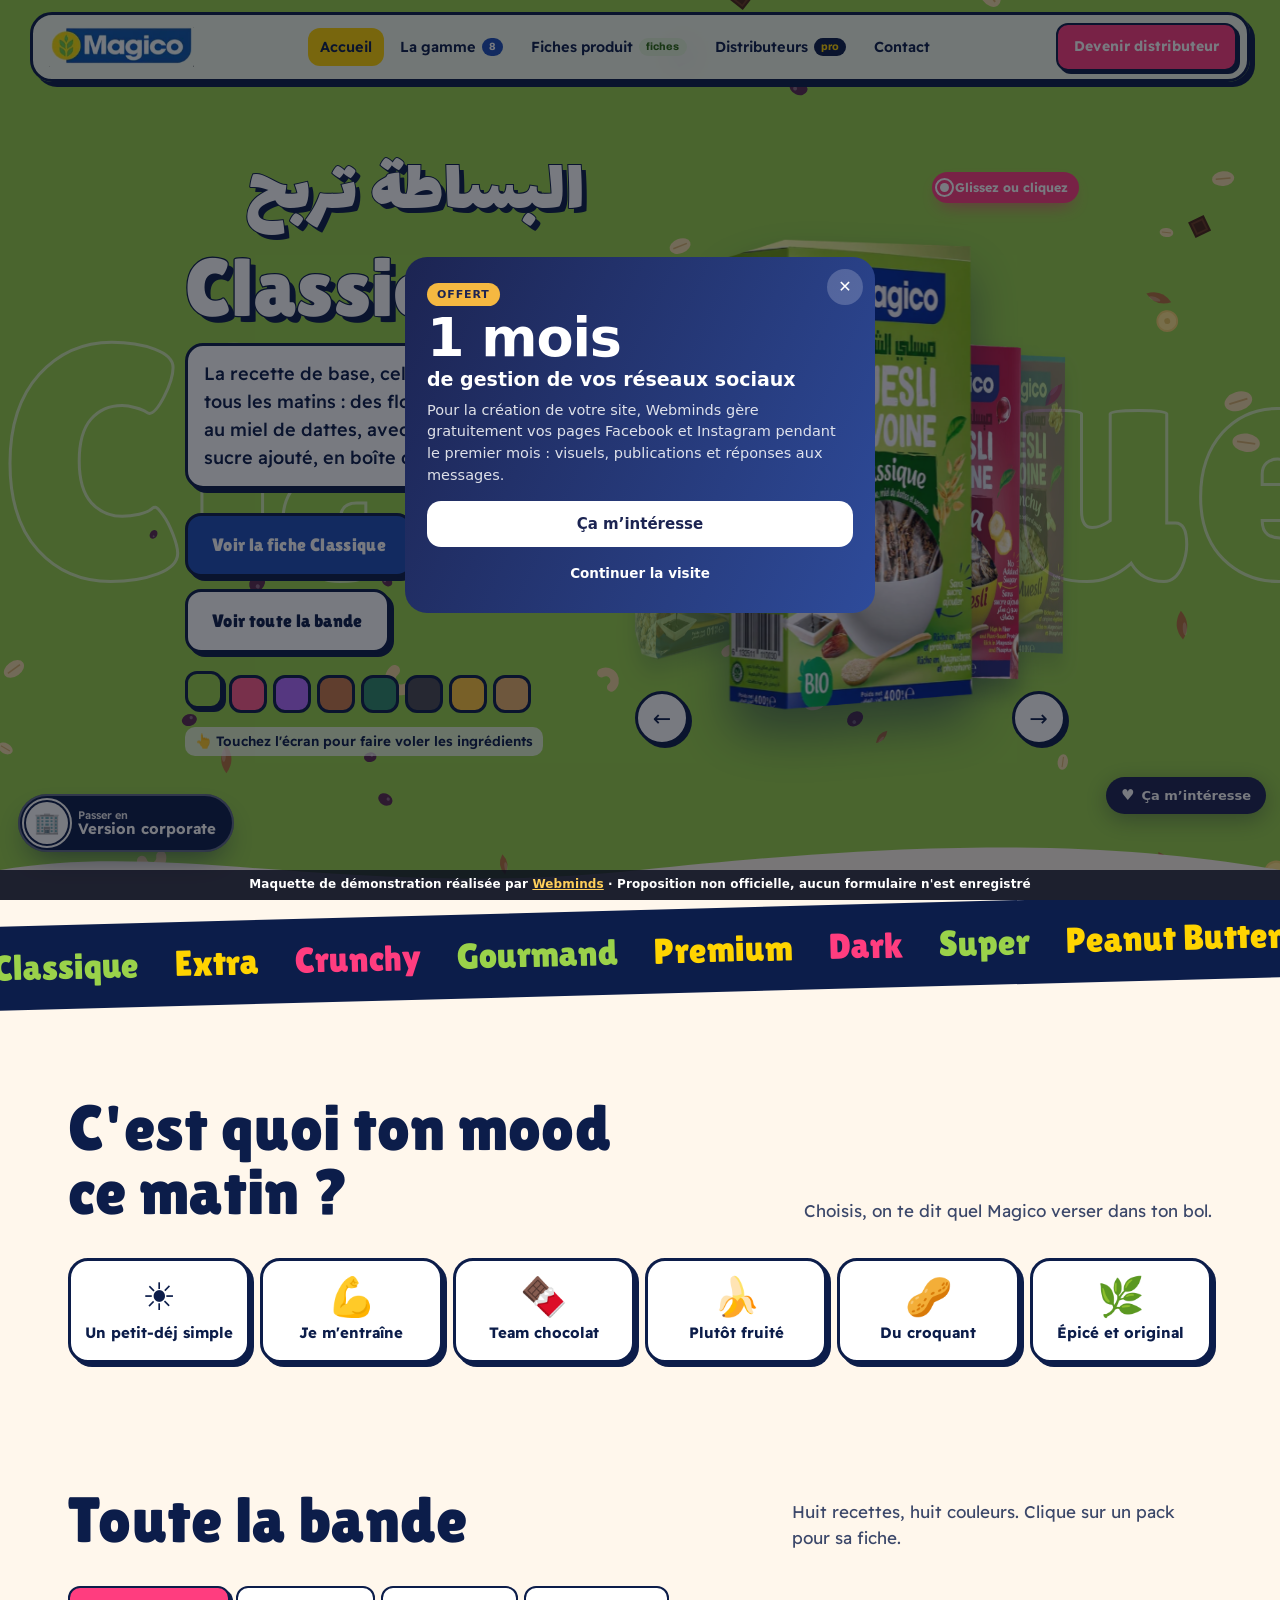
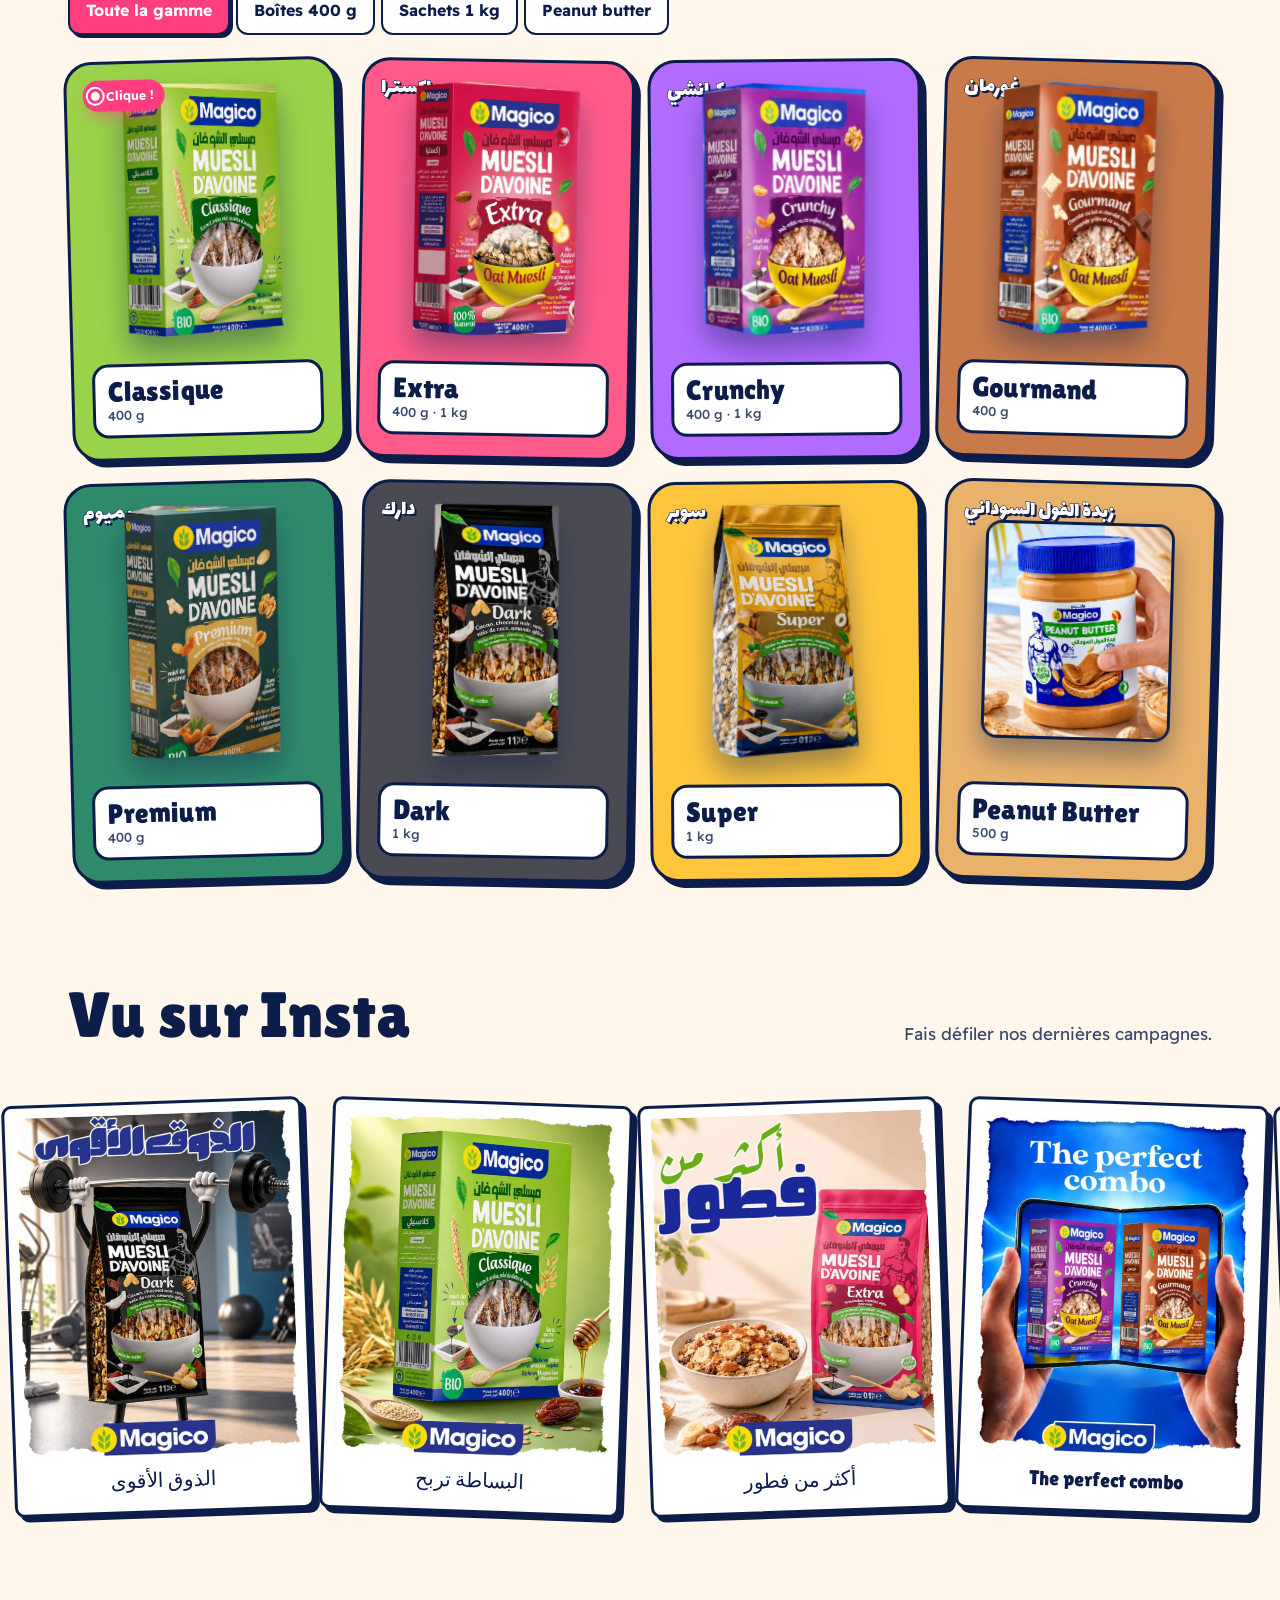
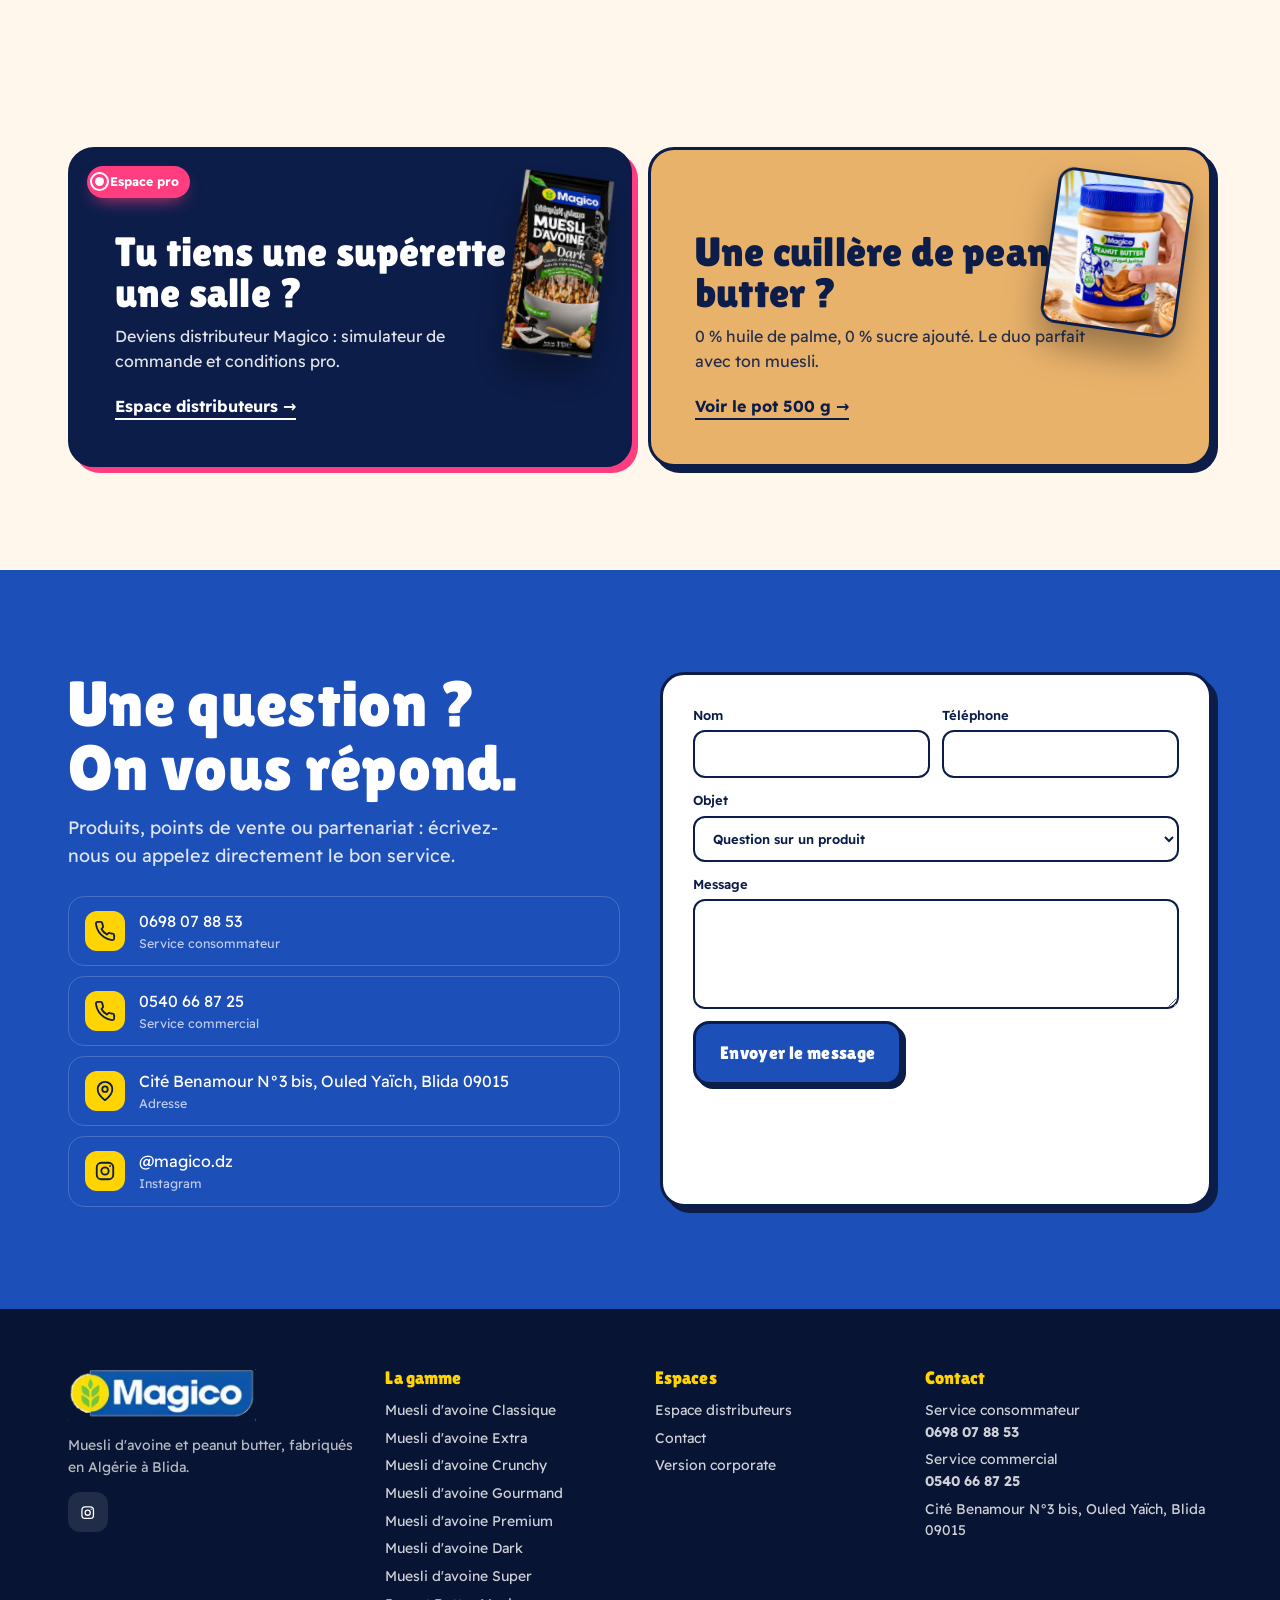
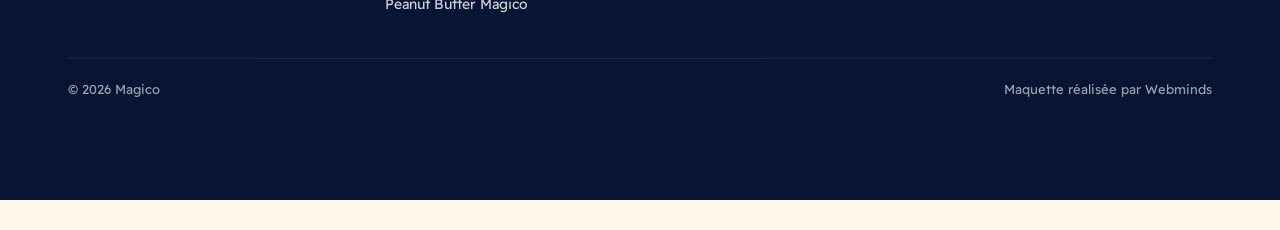
<file: fun.html>
<!DOCTYPE html>
<html lang="fr"><head>
<meta charset="utf-8"><meta name="viewport" content="width=device-width, initial-scale=1, viewport-fit=cover"><meta name="theme-color" content="#1d4fb8">
<link rel="preconnect" href="https://fonts.googleapis.com"><link rel="preconnect" href="https://fonts.gstatic.com" crossorigin>
<link href="https://fonts.googleapis.com/css2?family=Archivo:wdth,wght@100..125,400..800&family=Readex+Pro:wght@400;500;700&family=Lilita+One&family=Lalezar&display=swap" rel="stylesheet">
<link rel="stylesheet" href="style.css"><link rel="icon" href="img/logo-magico.png">
<title>Magico — Choisis ton muesli</title>
<meta name="description" content="Magico en version fun : choisis ta recette de muesli d'avoine, trouve ton mood et tente ta chance à la roue de la fortune.">
<meta name="robots" content="noindex, nofollow"><!--wm-demo--></head><body data-v="fun">
<div id="hdr"></div>
<main id="main">
<section class="f-hero" id="fh"><div class="giant" aria-hidden="true"><div id="giant"></div></div><canvas id="cv"></canvas>
 <div class="wrap in">
  <div>
   <div class="ar" id="har"></div>
   <h1 id="hname"></h1>
   <p class="lead" id="hlead"></p>
   <div class="acts"><a class="btn" id="hgo" href="#">Voir la fiche</a><a class="btn o" href="#gamme">Voir toute la bande</a></div>
   <div class="dots" id="dots" role="group" aria-label="Choisir une recette"></div>
   <span class="hint">👆 Touchez l'écran pour faire voler les ingrédients</span>
  </div>
  <div class="flow" id="flow"><span class="tap tr"><i></i>Glissez ou cliquez</span><button class="arr p" type="button" aria-label="Recette précédente">←</button><button class="arr n" type="button" aria-label="Recette suivante">→</button></div>
 </div>
 <div class="wave2"><svg viewBox="0 0 1440 60" preserveAspectRatio="none"><path d="M0 30 C200 0 400 60 720 30 S1240 0 1440 30 V60 H0Z"/></svg></div>
</section>
<div class="tape" aria-hidden="true"><div id="tape"></div></div>

<section><div class="wrap">
 <div class="shead"><h2>C'est quoi ton mood<br>ce matin ?</h2><p>Choisis, on te dit quel Magico verser dans ton bol.</p></div>
 <div class="moods" id="moods"></div>
 <div class="mres" id="mres" aria-live="polite"></div>
</div></section>

<section id="gamme" style="padding-top:0"><div class="wrap">
 <div class="shead"><h2>Toute la bande</h2><p>Huit recettes, huit couleurs. Clique sur un pack pour sa fiche.</p></div>
 <div class="filters" id="filters" role="group" aria-label="Filtrer"></div>
 <div class="stk" id="stk"></div>
</div></section>

<section style="padding-top:0"><div class="wrap"><div class="shead"><h2>Vu sur Insta</h2><p>Fais défiler nos dernières campagnes.</p></div></div>
 <div class="pola" id="pola"></div>
</section>



<section style="padding-bottom:0"><div class="wrap duo">
 <a class="blk a rv" href="distributeurs.html" style="border:3px solid var(--navy);box-shadow:6px 6px 0 #ff3d7f"><img class="pk" src="img/dark-sac.webp" alt=""><span class="tap tl"><i></i>Espace pro</span><h3>Tu tiens une supérette ou une salle ?</h3><p>Deviens distributeur Magico : simulateur de commande et conditions pro.</p><span class="go">Espace distributeurs →</span></a>
 <a class="blk rv" href="produit.html?p=peanut" style="background:#e9b26b;color:var(--navy);border:3px solid var(--navy);box-shadow:6px 6px 0 var(--navy)"><img class="pk" src="img/peanut.jpg" alt="" style="border-radius:16px;border:3px solid var(--navy);height:50%"><h3>Une cuillère de peanut butter ?</h3><p>0 % huile de palme, 0 % sucre ajouté. Le duo parfait avec ton muesli.</p><span class="go">Voir le pot 500 g →</span></a>
</div></section>
<div style="height:clamp(60px,8vw,110px)"></div>
<section class="contact" id="contact"><div class="wrap cg">
 <div><h2>Une question ?<br>On vous répond.</h2><p style="margin-top:14px;opacity:.85;font-size:18px;max-width:440px">Produits, points de vente ou partenariat : écrivez-nous ou appelez directement le bon service.</p>
  <div class="cinfo" id="cinfo"></div></div>
 <form class="f" id="cform">
  <label>Nom<input required autocomplete="name"></label><label>Téléphone<input type="tel" required autocomplete="tel"></label>
  <label class="full">Objet<select><option>Question sur un produit</option><option>Où acheter Magico ?</option><option>Devenir distributeur</option><option>Partenariat / sponsoring sportif</option></select></label>
  <label class="full">Message<textarea></textarea></label>
  <button class="btn" type="submit">Envoyer le message</button>
 </form></div></section>
</main>
<div id="ftr"></div>
<script src="data.js"></script><script src="core.js"></script>
<script>
const cv=Grains(document.getElementById('cv'));
const fh=document.getElementById('fh'),flow=document.getElementById('flow');
let cur=0;
document.getElementById('giant').innerHTML=(ORDER.map(k=>P[k].name).join(' · ')+' · ').repeat(2);
document.getElementById('tape').innerHTML=('<span>Classique</span><span>Extra</span><span>Crunchy</span><span>Gourmand</span><span>Premium</span><span>Dark</span><span>Super</span><span>Peanut Butter</span><span>Sans sucre ajouté</span><span>Miel de dattes</span><span>Made in Blida</span>').repeat(3);
flow.insertAdjacentHTML('beforeend',ORDER.map((k,i)=>'<div class="it'+(P[k].photo?' ph':'')+'" data-i="'+i+'" role="button" tabindex="0" aria-label="'+P[k].full+'"><img src="'+P[k].img+'" alt=""></div>').join(''));
const its=[...flow.querySelectorAll('.it')];
document.getElementById('dots').innerHTML=ORDER.map((k,i)=>'<button type="button" style="--c:'+P[k].c1+'" data-i="'+i+'" aria-label="'+P[k].name+'"></button>').join('');
function show(i,burst){cur=(i+ORDER.length)%ORDER.length;const k=ORDER[cur],p=P[k],mob=innerWidth<700;
 fh.style.setProperty('--c1',p.c1);fh.style.backgroundColor=p.c1;
 its.forEach((el,j)=>{let o=j-cur;if(o>ORDER.length/2)o-=ORDER.length;if(o<-ORDER.length/2)o+=ORDER.length;const a=Math.abs(o);
  el.style.transform='translateX(calc(-50% + '+(o*(mob?52:40))+'%)) translateZ('+(-a*190)+'px) rotateY('+(-o*24)+'deg) scale('+(a?.82:1)+')';
  el.style.opacity=a>2?0:a===2?.45:1;el.style.zIndex=10-a;el.style.filter=a?'drop-shadow(0 20px 16px rgba(12,29,74,.35)) saturate(.85)':'';el.style.pointerEvents=a>2?'none':'auto'});
 document.getElementById('har').textContent=p.slogan;document.getElementById('hname').textContent=p.name;
 document.getElementById('hlead').textContent=p.desc;const g=document.getElementById('hgo');g.href='produit.html?p='+k;g.textContent='Voir la fiche '+p.name;
 document.querySelectorAll('#dots button').forEach((b,j)=>b.classList.toggle('on',j===cur));
 if(burst){const r=flow.getBoundingClientRect(),h=fh.getBoundingClientRect();cv.burst(r.left-h.left+r.width/2,r.top-h.top+r.height*.4,26)}}
flow.querySelector('.p').onclick=()=>show(cur-1,1);flow.querySelector('.n').onclick=()=>show(cur+1,1);
document.getElementById('dots').onclick=e=>{const b=e.target.closest('button');if(b)show(+b.dataset.i,1)};
its.forEach(el=>{const go=()=>{const i=+el.dataset.i;if(i===cur)location.href='produit.html?p='+ORDER[i];else show(i,1)};el.addEventListener('click',go);el.addEventListener('keydown',e=>{if(e.key==='Enter')go()})});
let sx=null;flow.addEventListener('pointerdown',e=>{sx=e.clientX});flow.addEventListener('pointerup',e=>{if(sx!==null&&Math.abs(e.clientX-sx)>40){show(cur+(e.clientX<sx?1:-1),1)}sx=null});
let auto=setInterval(()=>{if(!document.hidden)show(cur+1)},5500);flow.addEventListener('pointerenter',()=>clearInterval(auto),{once:true});
show(0);
// moods
let md=null;const mo=document.getElementById('moods'),mr=document.getElementById('mres');
mo.innerHTML=MOODS.map(m=>'<button type="button" class="mood" data-m="'+m[0]+'"><span class="e">'+m[1]+'</span>'+m[2]+'</button>').join('');
mo.onclick=e=>{const b=e.target.closest('.mood');if(!b)return;md=b.dataset.m;mo.querySelectorAll('.mood').forEach(x=>x.classList.toggle('on',x===b));
 const ks=ORDER.filter(k=>P[k].mood.includes(md)).slice(0,2),p=P[ks[0]];
 mr.innerHTML='<div class="mbox" style="--c1:'+p.c1+'"><div class="im">'+ks.map(k=>pimg(k)).join('')+'</div><div><h3>'+ks.map(k=>P[k].name).join(' + ')+'</h3><p>'+p.ing+'</p><div class="acts" style="display:flex;gap:10px;flex-wrap:wrap">'+ks.map(k=>'<a class="btn o" href="produit.html?p='+k+'">Fiche '+P[k].name+'</a>').join('')+'</div></div></div>';
 mr.scrollIntoView({behavior:'smooth',block:'nearest'})};
// stickers
const fl=document.getElementById('filters');fl.innerHTML=LINES.map(l=>'<button type="button" data-l="'+l[0]+'" class="'+(l[0]==='all'?'on':'')+'">'+l[1]+'</button>').join('');
const inLine=(k,l)=>l==='all'||P[k].line===l||(l==='sac'&&P[k].fmt.includes('1 kg'));
document.getElementById('stk').innerHTML=ORDER.map((k,i)=>{const p=P[k];return '<a class="st" data-k="'+k+'" href="produit.html?p='+k+'" style="--c1:'+p.c1+'">'+(i===0?'<span class="tap tl"><i></i>Clique !</span>':'')+'<span class="ar">'+p.ar+'</span><div class="im">'+pimg(k)+'</div><div class="lb"><h3>'+p.name+'</h3><p>'+p.fmt.join(' · ')+'</p></div></a>'}).join('');
fl.onclick=e=>{const b=e.target.closest('button');if(!b)return;fl.querySelectorAll('button').forEach(x=>x.classList.toggle('on',x===b));document.querySelectorAll('.st').forEach(c=>c.classList.toggle('hide',!inLine(c.dataset.k,b.dataset.l)))};
const G=[['dark','camp-dark','الذوق الأقوى'],['classique','camp-classique','البساطة تربح'],['extra','camp-extra','أكثر من فطور'],['crunchy','camp-combo','The perfect combo'],['premium','camp-premium','تغذية تناسب هدفك'],['peanut','camp-peanut','Peanut butter'],['super','camp-super','Super 1 kg'],['crunchy','camp-crunchy','Crunchy 1 kg'],['extra','camp-extra-box','Extra 400 g']];
document.getElementById('pola').innerHTML=G.map(g=>'<a href="produit.html?p='+g[0]+'"><img src="img/'+g[1]+'.jpg" alt="Campagne Magico" loading="lazy"><span>'+g[2]+'</span></a>').join('');
document.getElementById('cinfo').innerHTML='<a href="'+CONTACT.consoTel+'">'+IC.phone+'<span>'+CONTACT.conso+'<small>Service consommateur</small></span></a><a href="'+CONTACT.comTel+'">'+IC.phone+'<span>'+CONTACT.com+'<small>Service commercial</small></span></a><a href="'+CONTACT.map+'" target="_blank" rel="noopener">'+IC.pin+'<span>'+CONTACT.addr+'<small>Adresse</small></span></a><a href="'+CONTACT.ig+'" target="_blank" rel="noopener">'+IC.ig+'<span>@magico.dz<small>Instagram</small></span></a>';document.getElementById('cform').onsubmit=e=>{e.preventDefault();okForm(e.target,'Message envoyé, merci !')};
reveal();
</script>
<div id="wm-demo" role="note" style="position:fixed;left:0;right:0;bottom:0;z-index:2147483000;background:rgba(10,14,30,.92);color:#fff;font:600 12px/1.3 system-ui,-apple-system,Segoe UI,Roboto,sans-serif;text-align:center;padding:7px 12px calc(7px + env(safe-area-inset-bottom,0px));letter-spacing:.01em">Maquette de démonstration réalisée par <a href="https://webminds.dz" style="color:#ffcf5a;text-decoration:underline" target="_blank" rel="noopener">Webminds</a> · Proposition non officielle, aucun formulaire n'est enregistré</div>
<script>(function(){function f(){var b=document.getElementById('wm-demo');if(!b)return;var h=b.offsetHeight;document.body.style.paddingBottom=(parseFloat(getComputedStyle(document.body).paddingBottom)||0)+h+'px';document.querySelectorAll('body *').forEach(function(e){if(e===b||b.contains(e))return;var s=getComputedStyle(e);if(s.position!=='fixed')return;var bt=parseFloat(s.bottom);if(!isNaN(bt)&&bt<120&&s.bottom!=='auto'&&e.offsetHeight<window.innerHeight*.6){e.style.bottom=(bt+h)+'px'}})}if(document.readyState==='complete')f();else addEventListener('load',f)})();</script><!--wm-demo--><script data-wml>(function(){if(window.__wmL)return;window.__wmL=1;
var C={"p": "Magico", "mail": null, "wa": "213797372452", "v": [["/", "Version corporate", "Claire et rassurante"]]};
function ready(f){document.readyState==='loading'?document.addEventListener('DOMContentLoaded',f):f()}
ready(function(){
var css='.wmL-b{position:fixed;right:14px;bottom:calc(56px + env(safe-area-inset-bottom));z-index:2147483000;border:0;border-radius:999px;background:#1C2452;color:#fff;font:700 13px/1 system-ui,-apple-system,Segoe UI,Roboto,sans-serif;padding:11px 15px;box-shadow:0 6px 22px rgba(20,30,60,.35);cursor:pointer;display:flex;align-items:center;gap:7px}'
+'@media(max-width:520px){.wmL-b{bottom:calc(112px + env(safe-area-inset-bottom));font-size:12.5px;padding:10px 13px}}'
+'.wmL-m{position:fixed;inset:0;z-index:2147483001;background:rgba(10,14,25,.55);display:none;align-items:flex-end;justify-content:center;font-family:system-ui,-apple-system,Segoe UI,Roboto,sans-serif}.wmL-m.on{display:flex}@media(min-width:700px){.wmL-m{align-items:center;padding:20px}}'
+'.wmL-x{box-sizing:border-box;position:relative;background:#fff;color:#1C2452;width:100%;max-width:470px;max-height:92vh;overflow:auto;border-radius:22px 22px 0 0;padding:24px 22px calc(22px + env(safe-area-inset-bottom));text-align:left}@media(min-width:700px){.wmL-x{border-radius:22px}}'
+'.wmL-x *{box-sizing:border-box}.wmL-c{position:absolute;top:12px;right:12px;width:36px;height:36px;border:0;border-radius:50%;background:#F0F2F1;font-size:16px;cursor:pointer;color:#1C2452}'
+'.wmL-x h3{font:800 26px/1.1 system-ui,-apple-system,sans-serif;margin:4px 40px 10px 0;color:inherit}.wmL-x p{margin:0 0 14px;line-height:1.5;font-size:14.5px;opacity:.85}'
+'.wmL-o{background:linear-gradient(115deg,#1C2452,#2E4B9A);color:#fff}.wmL-o .wmL-c{background:rgba(255,255,255,.2);color:#fff}.wmL-big{font:900 54px/.95 system-ui,-apple-system,sans-serif;letter-spacing:-.02em;margin:6px 0 2px}.wmL-big small{display:block;font-size:19px;font-weight:700;letter-spacing:0;margin-top:6px}'
+'.wmL-tag{display:inline-block;background:#F5B841;color:#1C2452;font:800 11px system-ui,sans-serif;letter-spacing:.08em;border-radius:999px;padding:5px 10px}'
+'.wmL-btn{display:flex;align-items:center;justify-content:center;width:100%;border:0;border-radius:14px;padding:14px;font:800 15px system-ui,-apple-system,sans-serif;cursor:pointer;margin-top:8px}.wmL-w{background:#fff;color:#1C2452}.wmL-g{background:#1FAF55;color:#fff}.wmL-n{background:#1C2452;color:#fff}.wmL-l{background:transparent;color:inherit;font-weight:600;font-size:13.5px;padding:10px}'
+'.wmL-s{font:700 11.5px system-ui,sans-serif;text-transform:uppercase;letter-spacing:.06em;opacity:.6;margin:12px 0 8px}.wmL-ch{display:grid;gap:8px}.wmL-ch label{display:flex;align-items:center;gap:10px;border:1.5px solid #E2E6E3;border-radius:12px;padding:11px 12px;cursor:pointer;font-size:14px;font-weight:600}.wmL-ch label small{display:block;font-weight:500;opacity:.65;font-size:12px}.wmL-ch input{width:18px;height:18px;flex:none;accent-color:#1FAF55}'
+'.wmL-f{display:grid;gap:8px;margin:12px 0 6px}.wmL-f input{border:1.5px solid #E2E6E3;border-radius:12px;padding:12px;font:500 16px system-ui,sans-serif;color:#1C2452;background:#fff;-webkit-user-select:text!important;user-select:text!important;width:100%}'
+'.wmL-ok{text-align:center}.wmL-ok i{display:grid;place-items:center;width:64px;height:64px;margin:6px auto 12px;border-radius:50%;background:#E8F7EE;color:#1FAF55;font-style:normal;font-size:30px}';
var st=document.createElement('style');st.textContent=css;document.head.appendChild(st);
function ss(k,v){try{if(v===undefined)return sessionStorage.getItem(k);sessionStorage.setItem(k,v)}catch(e){}}
var p=location.pathname,cur=0;C.v.forEach(function(v,i){if(v[0]!=='/'&&p.indexOf(v[0])===0)cur=i});
var off=document.createElement('div');off.className='wmL-m';off.innerHTML='<div class="wmL-x wmL-o" role="dialog" aria-modal="true"><button class="wmL-c" type="button" aria-label="Fermer">✕</button><span class="wmL-tag">OFFERT</span><div class="wmL-big">1 mois<small>de gestion de vos réseaux sociaux</small></div><p style="margin-top:12px">Pour la création de votre site, Webminds gère gratuitement vos pages Facebook et Instagram pendant le premier mois : visuels, publications et réponses aux messages.</p><button class="wmL-btn wmL-w" type="button" data-i>Ça m’intéresse</button><button class="wmL-btn wmL-l" type="button" data-c>Continuer la visite</button></div>';
var ch='';C.v.forEach(function(v,i){ch+='<label><input type="radio" name="wmLv" value="'+v[1]+'"'+(i===cur?' checked':'')+'><span>'+v[1]+(v[2]?'<small>'+v[2]+'</small>':'')+'</span></label>'});
var it=document.createElement('div');it.className='wmL-m';it.innerHTML='<div class="wmL-x" role="dialog" aria-modal="true"><button class="wmL-c" type="button" aria-label="Fermer">✕</button><div data-s1><h3>Cette maquette vous plaît ?</h3><p>Choisissez la version qui vous intéresse : Webminds vous recontacte pour vous la présenter.</p>'+(C.v.length>1?'<div class="wmL-s">La version préférée</div><div class="wmL-ch">'+ch+'</div>':'')+'<div class="wmL-s">En plus</div><div class="wmL-ch"><label><input type="checkbox" value="Gestion des réseaux sociaux (1 mois offert)"><span>Réseaux sociaux<small>1 mois de gestion offert avec le site</small></span></label></div><div class="wmL-f"><input name="n" placeholder="Votre nom" autocomplete="name"><input name="t" type="tel" inputmode="tel" placeholder="Votre téléphone (facultatif)" autocomplete="tel"></div><button class="wmL-btn wmL-g" type="button" data-w>Envoyer sur WhatsApp</button>'+(C.mail?'<button class="wmL-btn wmL-l" type="button" data-e>Envoyer par e-mail</button>':'')+'</div><div class="wmL-ok" data-s2 hidden><i>✓</i><h3 style="margin:0 0 8px">Merci !</h3><p>Votre choix a bien été transmis à Webminds. Nous vous recontactons très vite.</p><button class="wmL-btn wmL-n" type="button" data-c>Continuer la visite</button></div></div>';
document.body.appendChild(off);document.body.appendChild(it);
var b=document.createElement('button');b.type='button';b.className='wmL-b';b.innerHTML='<b style="font-size:15px">♥</b>Ça m’intéresse';document.body.appendChild(b);
function op(m){off.classList.remove('on');it.classList.remove('on');m.classList.add('on')}
[off,it].forEach(function(m){m.addEventListener('click',function(e){if(e.target===m||e.target.closest('.wmL-c')||e.target.closest('[data-c]'))m.classList.remove('on')})});
b.onclick=function(){op(it)};off.querySelector('[data-i]').onclick=function(){op(it)};
function msg(){var v=(it.querySelector('input[name=wmLv]:checked')||{}).value||C.v[cur][1],x=[].map.call(it.querySelectorAll('input[type=checkbox]:checked'),function(c){return c.value}),n=it.querySelector('[name=n]').value.trim(),t=it.querySelector('[name=t]').value.trim();
 return{v:v,x:x,n:n,t:t,txt:'Bonjour Webminds, la maquette '+C.p+' m’intéresse.\nVersion préférée : '+v+(x.length?'\nEn plus : '+x.join(', '):'')+(n?'\nNom : '+n:'')+(t?'\nTéléphone : '+t:'')+'\nLien : '+location.origin+C.v[cur][0]}}
function mail(m){if(!C.mail)return;try{fetch('https://formsubmit.co/ajax/'+C.mail,{method:'POST',keepalive:true,headers:{'Content-Type':'application/json','Accept':'application/json'},body:JSON.stringify({_subject:'Maquette '+C.p+' : intéressé ('+m.v+')',Prospect:C.p,Version:m.v,Options:m.x.join(', ')||'-',Nom:m.n||'-',Telephone:m.t||'-',Lien:location.origin+C.v[cur][0],_template:'table',_captcha:'false'})}).catch(function(){})}catch(e){}}
function done(){it.querySelector('[data-s1]').hidden=true;it.querySelector('[data-s2]').hidden=false;ss('wmL-sent','1')}
it.querySelector('[data-w]').onclick=function(){var m=msg();mail(m);done();location.href='https://wa.me/'+C.wa+'?text='+encodeURIComponent(m.txt)};
var e=it.querySelector('[data-e]');if(e)e.onclick=function(){mail(msg());done()};
var sh=ss('wmL-off');addEventListener('scroll',function(){var r=(scrollY+innerHeight)/document.documentElement.scrollHeight;
 if(!sh&&scrollY>500&&r>.3){sh=1;ss('wmL-off','1');op(off)}
 if(!ss('wmL-it')&&!ss('wmL-sent')&&sh&&r>.92&&!off.classList.contains('on')){ss('wmL-it','1');op(it)}},{passive:true});
});})();
</script></body></html>
</file>
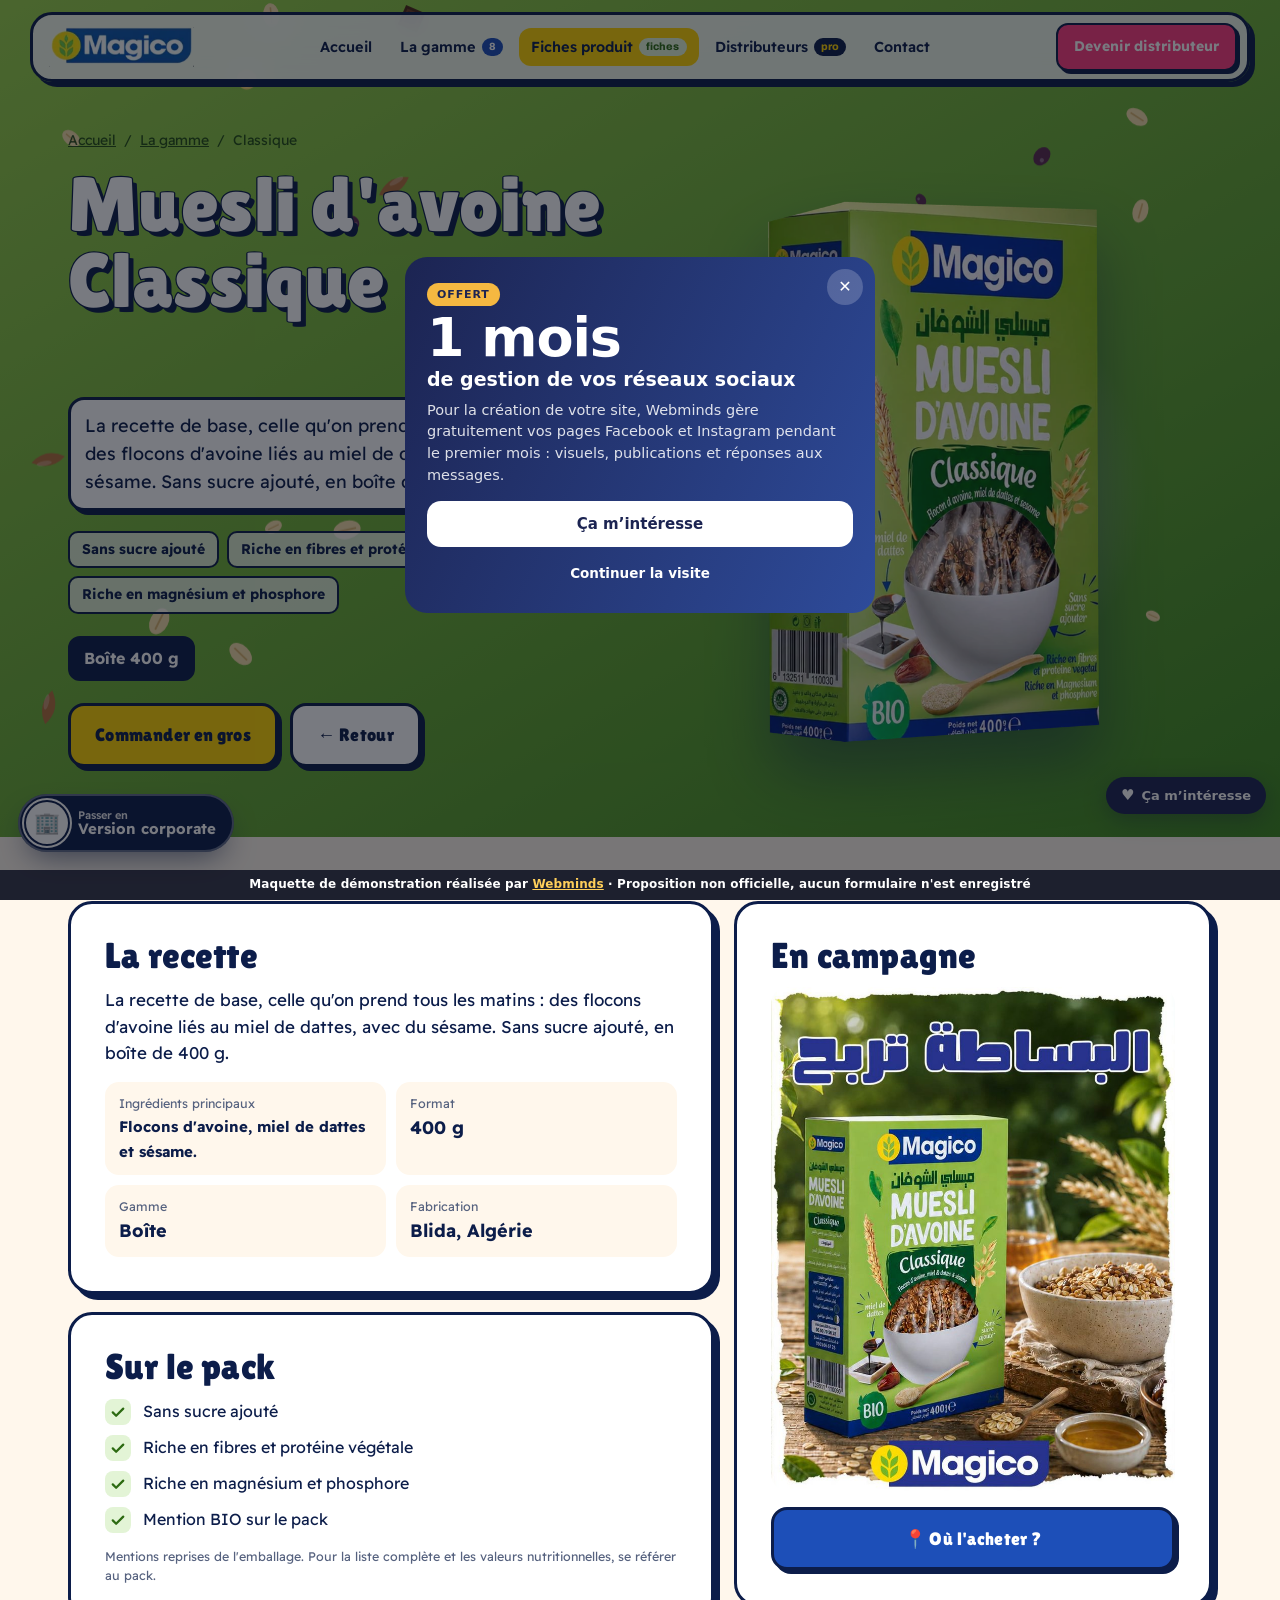
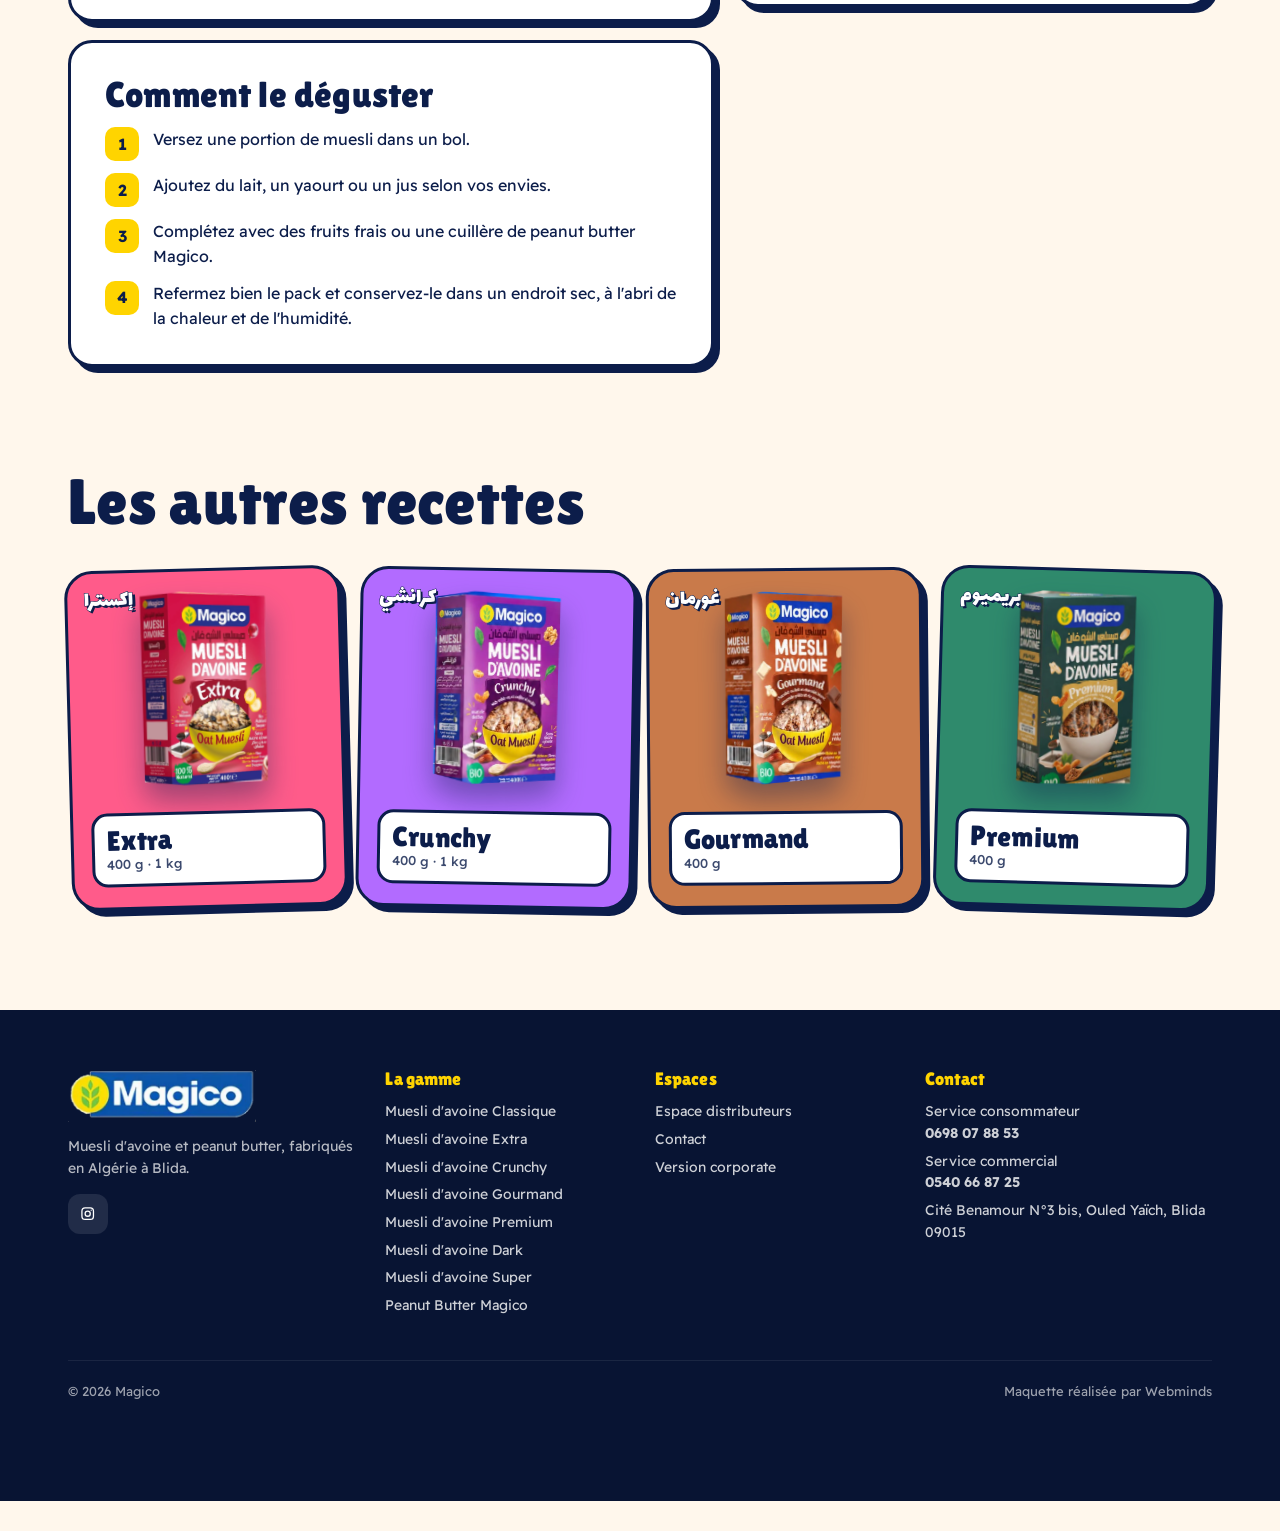
<file: produit.html>
<!DOCTYPE html>
<html lang="fr"><head>
<meta charset="utf-8"><meta name="viewport" content="width=device-width, initial-scale=1, viewport-fit=cover"><meta name="theme-color" content="#1d4fb8">
<link rel="preconnect" href="https://fonts.googleapis.com"><link rel="preconnect" href="https://fonts.gstatic.com" crossorigin>
<link href="https://fonts.googleapis.com/css2?family=Archivo:wdth,wght@100..125,400..800&family=Readex+Pro:wght@400;500;700&family=Lilita+One&family=Lalezar&display=swap" rel="stylesheet">
<link rel="stylesheet" href="style.css"><link rel="icon" href="img/logo-magico.png">
<title>Fiche produit — Magico</title>
<meta name="description" content="Fiche produit Magico : ingrédients, formats, mentions et conseils d'utilisation.">
<meta name="robots" content="noindex, nofollow"><!--wm-demo--></head><body data-v="auto">
<div id="hdr"></div>
<main id="main">
<section class="p-hero" id="ph"><canvas id="cv"></canvas><div class="wrap in">
 <div>
  <nav class="crumb" aria-label="Fil d'Ariane"><a id="hm" href="index.html">Accueil</a><span>/</span><a id="hg" href="index.html#gamme">La gamme</a><span>/</span><span id="cb"></span></nav>
  <h1 id="pn"></h1><div class="ar" id="pa"></div>
  <p class="lead" id="pl"></p>
  <div class="chips" id="pc"></div>
  <div class="fmtsw" id="fs" role="group" aria-label="Format"></div>
  <div style="display:flex;gap:12px;flex-wrap:wrap"><a class="btn y" href="distributeurs.html">Commander en gros</a><a class="btn o" href="#" onclick="history.back();return false">← Retour</a></div>
 </div>
 <div class="pstage"><span class="ring"></span><img id="pi" alt=""></div>
</div></section>
<section style="padding-top:clamp(40px,5vw,70px)"><div class="wrap pgrid">
 <div>
  <div class="panel rv"><h2>La recette</h2><p id="pd" style="font-size:17px"></p><div class="spec" id="sp"></div></div>
  <div class="panel rv"><h2>Sur le pack</h2><ul class="cl" id="cl"></ul><p class="note">Mentions reprises de l'emballage. Pour la liste complète et les valeurs nutritionnelles, se référer au pack.</p></div>
  <div class="panel rv"><h2>Comment le déguster</h2><ol class="steps" id="st"></ol></div>
 </div>
 <div class="panel rv"><h2>En campagne</h2><div class="campimg"><img id="cp" alt="" loading="lazy"></div><a class="btn" style="margin-top:16px;width:100%" href="distributeurs.html#trouver">📍 Où l'acheter ?</a></div>
</div></section>
<section style="padding-top:0"><div class="wrap"><div class="shead"><h2>Les autres recettes</h2></div><div class="rel" id="rel"></div></div></section>
</main>
<div id="ftr"></div>
<script src="data.js"></script><script src="core.js"></script>
<script>
const q=new URLSearchParams(location.search).get('p'),k=P[q]?q:'classique',p=P[k];
document.title=p.full+' — Magico';
document.getElementById('hm').href=HOME;document.getElementById('hg').href=HOME+'#gamme';
const ph=document.getElementById('ph');ph.style.setProperty('--c1',p.c1);ph.style.setProperty('--c2',p.c2);ph.style.setProperty('--k',p.ink);
if(V==='fun')Grains(document.getElementById('cv'),{n:30});
document.getElementById('cb').textContent=p.name;document.getElementById('pn').textContent=p.full;document.getElementById('pa').textContent=p.slogan;
document.getElementById('pl').textContent=p.desc;
document.getElementById('pc').innerHTML=p.claims.slice(0,3).map(c=>'<span>'+c+'</span>').join('');
const pi=document.getElementById('pi');pi.src=p.img;pi.alt=p.full;if(p.photo)pi.className='ph';
const fs=document.getElementById('fs');
if(p.img2){fs.innerHTML=p.fmt.map((f,i)=>'<button type="button" class="'+(i?'':'on')+'" data-i="'+i+'">'+(i?'Sachet ':'Boîte ')+f+'</button>').join('');
 fs.onclick=e=>{const b=e.target.closest('button');if(!b)return;fs.querySelectorAll('button').forEach(x=>x.classList.toggle('on',x===b));pi.style.opacity=0;setTimeout(()=>{pi.src=+b.dataset.i?p.img2:p.img;pi.style.opacity=1},200)}}
else fs.innerHTML='<button type="button" class="on">'+(p.line==='sac'?'Sachet zippé ':p.line==='pot'?'Pot ':'Boîte ')+p.fmt.join(' / ')+'</button>';
document.getElementById('pd').textContent=p.desc;
document.getElementById('sp').innerHTML='<div><small>Ingrédients principaux</small><b style="font-size:15px">'+p.ing+'</b></div><div><small>Format'+(p.fmt.length>1?'s':'')+'</small><b>'+p.fmt.join(' · ')+'</b></div><div><small>Gamme</small><b>'+(p.line==='box'?'Boîte':p.line==='sac'?'Sachet zippé':'Tartinable')+'</b></div><div><small>Fabrication</small><b>Blida, Algérie</b></div>';
document.getElementById('cl').innerHTML=p.claims.map(c=>'<li>'+IC.check+'<span>'+c+'</span></li>').join('');
document.getElementById('st').innerHTML=(k==='peanut'?['Tartinez sur du pain ou une galette.','Ajoutez une cuillère dans votre muesli, un yaourt ou un smoothie.','Refermez bien le pot et conservez-le dans un endroit sec, à l\'abri de la chaleur.']:['Versez une portion de muesli dans un bol.','Ajoutez du lait, un yaourt ou un jus selon vos envies.','Complétez avec des fruits frais ou une cuillère de peanut butter Magico.','Refermez bien le pack et conservez-le dans un endroit sec, à l\'abri de la chaleur et de l\'humidité.']).map(s=>'<li><span>'+s+'</span></li>').join('');
const cp=document.getElementById('cp');cp.src=p.camp;cp.alt='Campagne '+p.full;
document.getElementById('rel').innerHTML=ORDER.filter(x=>x!==k).slice(0,4).map(x=>{const q=P[x];return V==='fun'?'<a class="st" href="produit.html?p='+x+'" style="--c1:'+q.c1+';min-height:340px"><span class="ar">'+q.ar+'</span><div class="im">'+pimg(x)+'</div><div class="lb"><h3>'+q.name+'</h3><p>'+q.fmt.join(' · ')+'</p></div></a>':'<a class="pc" href="produit.html?p='+x+'" style="--c1:'+q.c1+'"><div class="vis">'+pimg(x)+'</div><div class="tx"><h3>'+q.name+'</h3><span class="go">Voir la fiche →</span></div></a>'}).join('');
document.addEventListener('pointermove',e=>{if(innerWidth<900)return;const x=e.clientX/innerWidth-.5,y=e.clientY/innerHeight-.5;pi.style.transform='rotateY('+(x*10)+'deg) rotateX('+(-y*6)+'deg) translateY('+(y*-10)+'px)'});
reveal();
</script>
<div id="wm-demo" role="note" style="position:fixed;left:0;right:0;bottom:0;z-index:2147483000;background:rgba(10,14,30,.92);color:#fff;font:600 12px/1.3 system-ui,-apple-system,Segoe UI,Roboto,sans-serif;text-align:center;padding:7px 12px calc(7px + env(safe-area-inset-bottom,0px));letter-spacing:.01em">Maquette de démonstration réalisée par <a href="https://webminds.dz" style="color:#ffcf5a;text-decoration:underline" target="_blank" rel="noopener">Webminds</a> · Proposition non officielle, aucun formulaire n'est enregistré</div>
<script>(function(){function f(){var b=document.getElementById('wm-demo');if(!b)return;var h=b.offsetHeight;document.body.style.paddingBottom=(parseFloat(getComputedStyle(document.body).paddingBottom)||0)+h+'px';document.querySelectorAll('body *').forEach(function(e){if(e===b||b.contains(e))return;var s=getComputedStyle(e);if(s.position!=='fixed')return;var bt=parseFloat(s.bottom);if(!isNaN(bt)&&bt<120&&s.bottom!=='auto'&&e.offsetHeight<window.innerHeight*.6){e.style.bottom=(bt+h)+'px'}})}if(document.readyState==='complete')f();else addEventListener('load',f)})();</script><!--wm-demo--><script data-wml>(function(){if(window.__wmL)return;window.__wmL=1;
var C={"p": "Magico", "mail": null, "wa": "213797372452", "v": [["/", "Version corporate", "Claire et rassurante"]]};
function ready(f){document.readyState==='loading'?document.addEventListener('DOMContentLoaded',f):f()}
ready(function(){
var css='.wmL-b{position:fixed;right:14px;bottom:calc(56px + env(safe-area-inset-bottom));z-index:2147483000;border:0;border-radius:999px;background:#1C2452;color:#fff;font:700 13px/1 system-ui,-apple-system,Segoe UI,Roboto,sans-serif;padding:11px 15px;box-shadow:0 6px 22px rgba(20,30,60,.35);cursor:pointer;display:flex;align-items:center;gap:7px}'
+'@media(max-width:520px){.wmL-b{bottom:calc(112px + env(safe-area-inset-bottom));font-size:12.5px;padding:10px 13px}}'
+'.wmL-m{position:fixed;inset:0;z-index:2147483001;background:rgba(10,14,25,.55);display:none;align-items:flex-end;justify-content:center;font-family:system-ui,-apple-system,Segoe UI,Roboto,sans-serif}.wmL-m.on{display:flex}@media(min-width:700px){.wmL-m{align-items:center;padding:20px}}'
+'.wmL-x{box-sizing:border-box;position:relative;background:#fff;color:#1C2452;width:100%;max-width:470px;max-height:92vh;overflow:auto;border-radius:22px 22px 0 0;padding:24px 22px calc(22px + env(safe-area-inset-bottom));text-align:left}@media(min-width:700px){.wmL-x{border-radius:22px}}'
+'.wmL-x *{box-sizing:border-box}.wmL-c{position:absolute;top:12px;right:12px;width:36px;height:36px;border:0;border-radius:50%;background:#F0F2F1;font-size:16px;cursor:pointer;color:#1C2452}'
+'.wmL-x h3{font:800 26px/1.1 system-ui,-apple-system,sans-serif;margin:4px 40px 10px 0;color:inherit}.wmL-x p{margin:0 0 14px;line-height:1.5;font-size:14.5px;opacity:.85}'
+'.wmL-o{background:linear-gradient(115deg,#1C2452,#2E4B9A);color:#fff}.wmL-o .wmL-c{background:rgba(255,255,255,.2);color:#fff}.wmL-big{font:900 54px/.95 system-ui,-apple-system,sans-serif;letter-spacing:-.02em;margin:6px 0 2px}.wmL-big small{display:block;font-size:19px;font-weight:700;letter-spacing:0;margin-top:6px}'
+'.wmL-tag{display:inline-block;background:#F5B841;color:#1C2452;font:800 11px system-ui,sans-serif;letter-spacing:.08em;border-radius:999px;padding:5px 10px}'
+'.wmL-btn{display:flex;align-items:center;justify-content:center;width:100%;border:0;border-radius:14px;padding:14px;font:800 15px system-ui,-apple-system,sans-serif;cursor:pointer;margin-top:8px}.wmL-w{background:#fff;color:#1C2452}.wmL-g{background:#1FAF55;color:#fff}.wmL-n{background:#1C2452;color:#fff}.wmL-l{background:transparent;color:inherit;font-weight:600;font-size:13.5px;padding:10px}'
+'.wmL-s{font:700 11.5px system-ui,sans-serif;text-transform:uppercase;letter-spacing:.06em;opacity:.6;margin:12px 0 8px}.wmL-ch{display:grid;gap:8px}.wmL-ch label{display:flex;align-items:center;gap:10px;border:1.5px solid #E2E6E3;border-radius:12px;padding:11px 12px;cursor:pointer;font-size:14px;font-weight:600}.wmL-ch label small{display:block;font-weight:500;opacity:.65;font-size:12px}.wmL-ch input{width:18px;height:18px;flex:none;accent-color:#1FAF55}'
+'.wmL-f{display:grid;gap:8px;margin:12px 0 6px}.wmL-f input{border:1.5px solid #E2E6E3;border-radius:12px;padding:12px;font:500 16px system-ui,sans-serif;color:#1C2452;background:#fff;-webkit-user-select:text!important;user-select:text!important;width:100%}'
+'.wmL-ok{text-align:center}.wmL-ok i{display:grid;place-items:center;width:64px;height:64px;margin:6px auto 12px;border-radius:50%;background:#E8F7EE;color:#1FAF55;font-style:normal;font-size:30px}';
var st=document.createElement('style');st.textContent=css;document.head.appendChild(st);
function ss(k,v){try{if(v===undefined)return sessionStorage.getItem(k);sessionStorage.setItem(k,v)}catch(e){}}
var p=location.pathname,cur=0;C.v.forEach(function(v,i){if(v[0]!=='/'&&p.indexOf(v[0])===0)cur=i});
var off=document.createElement('div');off.className='wmL-m';off.innerHTML='<div class="wmL-x wmL-o" role="dialog" aria-modal="true"><button class="wmL-c" type="button" aria-label="Fermer">✕</button><span class="wmL-tag">OFFERT</span><div class="wmL-big">1 mois<small>de gestion de vos réseaux sociaux</small></div><p style="margin-top:12px">Pour la création de votre site, Webminds gère gratuitement vos pages Facebook et Instagram pendant le premier mois : visuels, publications et réponses aux messages.</p><button class="wmL-btn wmL-w" type="button" data-i>Ça m’intéresse</button><button class="wmL-btn wmL-l" type="button" data-c>Continuer la visite</button></div>';
var ch='';C.v.forEach(function(v,i){ch+='<label><input type="radio" name="wmLv" value="'+v[1]+'"'+(i===cur?' checked':'')+'><span>'+v[1]+(v[2]?'<small>'+v[2]+'</small>':'')+'</span></label>'});
var it=document.createElement('div');it.className='wmL-m';it.innerHTML='<div class="wmL-x" role="dialog" aria-modal="true"><button class="wmL-c" type="button" aria-label="Fermer">✕</button><div data-s1><h3>Cette maquette vous plaît ?</h3><p>Choisissez la version qui vous intéresse : Webminds vous recontacte pour vous la présenter.</p>'+(C.v.length>1?'<div class="wmL-s">La version préférée</div><div class="wmL-ch">'+ch+'</div>':'')+'<div class="wmL-s">En plus</div><div class="wmL-ch"><label><input type="checkbox" value="Gestion des réseaux sociaux (1 mois offert)"><span>Réseaux sociaux<small>1 mois de gestion offert avec le site</small></span></label></div><div class="wmL-f"><input name="n" placeholder="Votre nom" autocomplete="name"><input name="t" type="tel" inputmode="tel" placeholder="Votre téléphone (facultatif)" autocomplete="tel"></div><button class="wmL-btn wmL-g" type="button" data-w>Envoyer sur WhatsApp</button>'+(C.mail?'<button class="wmL-btn wmL-l" type="button" data-e>Envoyer par e-mail</button>':'')+'</div><div class="wmL-ok" data-s2 hidden><i>✓</i><h3 style="margin:0 0 8px">Merci !</h3><p>Votre choix a bien été transmis à Webminds. Nous vous recontactons très vite.</p><button class="wmL-btn wmL-n" type="button" data-c>Continuer la visite</button></div></div>';
document.body.appendChild(off);document.body.appendChild(it);
var b=document.createElement('button');b.type='button';b.className='wmL-b';b.innerHTML='<b style="font-size:15px">♥</b>Ça m’intéresse';document.body.appendChild(b);
function op(m){off.classList.remove('on');it.classList.remove('on');m.classList.add('on')}
[off,it].forEach(function(m){m.addEventListener('click',function(e){if(e.target===m||e.target.closest('.wmL-c')||e.target.closest('[data-c]'))m.classList.remove('on')})});
b.onclick=function(){op(it)};off.querySelector('[data-i]').onclick=function(){op(it)};
function msg(){var v=(it.querySelector('input[name=wmLv]:checked')||{}).value||C.v[cur][1],x=[].map.call(it.querySelectorAll('input[type=checkbox]:checked'),function(c){return c.value}),n=it.querySelector('[name=n]').value.trim(),t=it.querySelector('[name=t]').value.trim();
 return{v:v,x:x,n:n,t:t,txt:'Bonjour Webminds, la maquette '+C.p+' m’intéresse.\nVersion préférée : '+v+(x.length?'\nEn plus : '+x.join(', '):'')+(n?'\nNom : '+n:'')+(t?'\nTéléphone : '+t:'')+'\nLien : '+location.origin+C.v[cur][0]}}
function mail(m){if(!C.mail)return;try{fetch('https://formsubmit.co/ajax/'+C.mail,{method:'POST',keepalive:true,headers:{'Content-Type':'application/json','Accept':'application/json'},body:JSON.stringify({_subject:'Maquette '+C.p+' : intéressé ('+m.v+')',Prospect:C.p,Version:m.v,Options:m.x.join(', ')||'-',Nom:m.n||'-',Telephone:m.t||'-',Lien:location.origin+C.v[cur][0],_template:'table',_captcha:'false'})}).catch(function(){})}catch(e){}}
function done(){it.querySelector('[data-s1]').hidden=true;it.querySelector('[data-s2]').hidden=false;ss('wmL-sent','1')}
it.querySelector('[data-w]').onclick=function(){var m=msg();mail(m);done();location.href='https://wa.me/'+C.wa+'?text='+encodeURIComponent(m.txt)};
var e=it.querySelector('[data-e]');if(e)e.onclick=function(){mail(msg());done()};
var sh=ss('wmL-off');addEventListener('scroll',function(){var r=(scrollY+innerHeight)/document.documentElement.scrollHeight;
 if(!sh&&scrollY>500&&r>.3){sh=1;ss('wmL-off','1');op(off)}
 if(!ss('wmL-it')&&!ss('wmL-sent')&&sh&&r>.92&&!off.classList.contains('on')){ss('wmL-it','1');op(it)}},{passive:true});
});})();
</script></body></html>
</file>
<file: style.css>
:root{--blue:#1d4fb8;--blue2:#173f95;--navy:#0c1d4a;--yel:#ffd400;--grn:#62b33a;--paper:#f5f8fd;--ink:#0c1d4a;--mut:#56627f;--line:#dbe3f1;--ease:cubic-bezier(.2,.8,.2,1)}
*{box-sizing:border-box;margin:0;padding:0}
:root{box-sizing:border-box;padding-top:env(safe-area-inset-top,0px);padding-bottom:env(safe-area-inset-bottom,0px)}
html{scroll-behavior:smooth;overflow-x:clip;scroll-padding-top:96px}
body{background:var(--paper);color:var(--ink);overflow-x:clip;-webkit-font-smoothing:antialiased;line-height:1.55;font-size:16px}
img{max-width:100%;display:block}a{color:inherit;text-decoration:none}button,input,select,textarea{font:inherit;color:inherit}
:focus-visible{outline:3px solid var(--yel);outline-offset:3px;border-radius:6px}
.skip{position:absolute;left:-9999px}.skip:focus{left:16px;top:16px;z-index:300;background:#fff;padding:10px 16px;border-radius:10px}
.wrap{max-width:1240px;margin:0 auto;padding-inline:clamp(18px,4vw,48px)}
section{padding-block:clamp(64px,8vw,112px);position:relative}
svg{width:1.1em;height:1.1em;flex:none}

/* ---------- THEMES ---------- */
.v-corp{font-family:'Archivo',system-ui,sans-serif}
.v-corp h1,.v-corp h2,.v-corp h3,.v-corp h4{font-family:'Archivo',sans-serif;font-stretch:112%;font-weight:800;letter-spacing:-.02em;line-height:1.02}
.v-fun{font-family:'Readex Pro',system-ui,sans-serif;--paper:#fff7ec;background:var(--paper)}
.v-fun h1,.v-fun h2,.v-fun h3,.v-fun h4{font-family:'Lilita One','Lalezar',sans-serif;font-weight:400;letter-spacing:.005em;line-height:1}
.ar{font-family:'Lalezar','Lilita One',sans-serif;direction:rtl;line-height:1.25}
h2{font-size:clamp(34px,5vw,66px)}

/* ---------- header ---------- */
header.top{position:fixed;top:calc(12px + env(safe-area-inset-top,0px));left:50%;transform:translateX(-50%);z-index:60;width:min(1220px,calc(100% - 24px));display:flex;align-items:center;justify-content:space-between;gap:14px;padding:8px 10px 8px 16px;border-radius:18px;transition:.35s;background:rgba(255,255,255,.88);backdrop-filter:blur(14px);-webkit-backdrop-filter:blur(14px);box-shadow:0 1px 0 rgba(12,29,74,.06)}
header.top.solid{box-shadow:0 14px 40px -18px rgba(12,29,74,.45)}
.v-fun header.top{border:3px solid var(--navy);box-shadow:5px 5px 0 var(--navy);border-radius:22px}
header.top .logo img{height:40px;width:auto}
header.top nav{display:flex;gap:4px;font-size:14.5px;font-weight:600}
header.top nav a{position:relative;padding:8px 12px;border-radius:12px;display:inline-flex;align-items:center;gap:6px;transition:background .2s}
header.top nav a:hover,header.top nav a.act{background:#eaf0fb}
.v-fun header.top nav a:hover,.v-fun header.top nav a.act{background:var(--yel)}
.hr{display:flex;align-items:center;gap:8px}
.cta{background:var(--blue);color:#fff;padding:11px 16px;border-radius:12px;font-weight:700;font-size:14px;white-space:nowrap;transition:.25s}
.cta:hover{background:var(--navy)}
.v-fun .cta{background:#ff3d7f;border:2.5px solid var(--navy);box-shadow:3px 3px 0 var(--navy)}
.burger{display:none;width:44px;height:44px;border-radius:12px;border:0;background:var(--yel);color:var(--navy);font-size:20px;cursor:pointer}
.menu{position:fixed;inset:0;z-index:80;background:var(--blue);color:#fff;display:none;flex-direction:column;justify-content:center;gap:6px;padding:0 28px}
.menu.open{display:flex}
.menu a{font-size:clamp(28px,8vw,44px);font-weight:800;display:flex;align-items:center;gap:12px}
.v-fun .menu{background:#ff3d7f}.v-fun .menu a{font-family:'Lilita One',sans-serif;font-weight:400}
.menu .mx{position:absolute;top:calc(20px + env(safe-area-inset-top,0px));inset-inline-end:20px;width:48px;height:48px;border-radius:14px;border:0;background:#fff;color:var(--navy);font-size:20px;cursor:pointer}

/* pastilles */
.pst{display:inline-flex;align-items:center;gap:4px;font-size:10.5px;font-weight:800;line-height:1;padding:4px 7px;border-radius:999px;font-family:'Archivo',sans-serif;font-stretch:100%;letter-spacing:.01em;position:relative}
.pst.n{background:var(--blue);color:#fff;min-width:20px;justify-content:center}
.pst.g{background:#e3f4d6;color:#2d6b12}
.pst.b{background:var(--navy);color:var(--yel)}
.pst.r{background:#ff3d7f;color:#fff}
.pst.live::after{content:"";position:absolute;inset:-3px;border-radius:999px;border:2px solid #ff3d7f;animation:ping 1.6s ease-out infinite}
.menu .pst{font-size:13px;padding:6px 10px}
@keyframes ping{0%{transform:scale(.9);opacity:.9}100%{transform:scale(1.35);opacity:0}}
/* "click here" pastille on site */
.tap{position:absolute;z-index:5;display:inline-flex;align-items:center;gap:6px;background:#ff3d7f;color:#fff;font-weight:800;font-size:12.5px;padding:6px 11px 6px 8px;border-radius:999px;box-shadow:0 8px 18px -8px rgba(255,61,127,.9);pointer-events:none;white-space:nowrap}
.tap i{width:9px;height:9px;border-radius:50%;background:#fff;position:relative}
.tap i::after{content:"";position:absolute;inset:-5px;border-radius:50%;border:2px solid #fff;animation:ping 1.4s ease-out infinite}
.tap.tl{top:16px;inset-inline-start:16px}.tap.tr{top:16px;inset-inline-end:16px}

/* version switch */
.vswitch{position:fixed;z-index:90;bottom:calc(18px + env(safe-area-inset-bottom,0px));inset-inline-start:18px;display:flex;align-items:center;gap:10px;padding:8px 18px 8px 8px;border-radius:999px;color:#fff;font-weight:800;font-size:15px;line-height:1.1;background:linear-gradient(90deg,#ff3d7f,#ffb400,#62b33a,#1d4fb8,#b26bff,#ff3d7f);background-size:300% 100%;animation:vsg 6s linear infinite,vsw 5s ease-in-out infinite;box-shadow:0 14px 30px -10px rgba(12,29,74,.6),inset 0 0 0 2px rgba(255,255,255,.35)}
.vswitch small{display:block;font-size:11px;font-weight:600;opacity:.9}
.vswitch .vs-i{width:42px;height:42px;border-radius:50%;background:#fff;display:grid;place-items:center;font-size:21px;position:relative}
.vswitch .vs-i::after{content:"";position:absolute;inset:-4px;border-radius:50%;border:2px solid #fff;animation:ping 1.6s ease-out infinite}
.vswitch:hover{animation-play-state:running,paused;transform:translateY(-3px) scale(1.03)}
.v-fun .vswitch{background:var(--navy);animation:vsw 5s ease-in-out infinite}
@keyframes vsg{to{background-position:300% 0}}
@keyframes vsw{0%,82%,100%{rotate:0deg}86%{rotate:-6deg}90%{rotate:5deg}94%{rotate:-3deg}}

/* buttons */
.btn{display:inline-flex;align-items:center;justify-content:center;gap:10px;padding:15px 24px;border-radius:14px;font-weight:700;font-size:15.5px;border:0;cursor:pointer;transition:transform .3s var(--ease),background .25s,box-shadow .3s;background:var(--blue);color:#fff;white-space:nowrap;position:relative}
.btn:hover{transform:translateY(-2px);background:var(--navy)}
.btn.y{background:var(--yel);color:var(--navy)}.btn.y:hover{background:#ffe55a}
.btn.o{background:transparent;color:inherit;box-shadow:inset 0 0 0 2px currentColor}.btn.o:hover{background:rgba(255,255,255,.12)}
.btn.done{background:#1f9d55!important;color:#fff!important}
.v-fun .btn{font-family:'Lilita One',sans-serif;font-weight:400;font-size:18px;letter-spacing:.02em;border:3px solid var(--navy);box-shadow:4px 4px 0 var(--navy);border-radius:16px}
.v-fun .btn:hover{transform:translate(-2px,-2px);box-shadow:6px 6px 0 var(--navy)}
.v-fun .btn:active{transform:translate(3px,3px);box-shadow:1px 1px 0 var(--navy)}
.v-fun .btn.o{background:#fff;color:var(--navy)}

/* reveal */
.rv{opacity:0;transform:translateY(26px);transition:opacity .7s,transform .8s var(--ease)}
.rv.in{opacity:1;transform:none}

/* ---------- CORPORATE HOME ---------- */
.c-hero{padding:0;background:var(--blue);color:#fff;overflow:hidden}
.c-hero .in{display:grid;grid-template-columns:1fr 1.05fr;align-items:center;gap:30px;min-height:min(100svh,880px);padding-block:120px 70px}
.c-hero .kick{display:inline-flex;align-items:center;gap:10px;font-size:14px;font-weight:600;background:rgba(255,255,255,.12);padding:6px 14px 6px 6px;border-radius:999px}
.c-hero .kick b{background:var(--yel);color:var(--navy);border-radius:999px;padding:3px 10px}
.c-hero h1{font-size:clamp(40px,5.6vw,80px);margin:20px 0 18px}
.c-hero h1 .ln{display:block}
.c-hero p.lead{font-size:clamp(16px,1.5vw,19px);opacity:.88;max-width:500px;margin-bottom:28px}
.c-hero .acts{display:flex;gap:12px;flex-wrap:wrap}
.fan{position:relative;height:clamp(360px,44vw,600px)}
.fan a{display:block}.fan img{position:absolute;bottom:4%;height:78%;width:auto;filter:drop-shadow(0 30px 30px rgba(5,15,50,.45));transition:transform .6s var(--ease)}
.fan a:nth-of-type(1) img{left:0;transform:rotate(-9deg);height:64%;z-index:1}
.fan a:nth-of-type(2) img{left:16%;transform:rotate(-4deg);height:72%;z-index:2}
.fan a:nth-of-type(3) img{left:34%;z-index:4;height:84%}
.fan a:nth-of-type(4) img{right:14%;transform:rotate(5deg);height:72%;z-index:3}
.fan a:nth-of-type(5) img{right:-2%;transform:rotate(10deg);height:64%;z-index:2}
.fan:hover a:nth-of-type(1) img{transform:rotate(-14deg) translateX(-14px)}.fan:hover a:nth-of-type(5) img{transform:rotate(15deg) translateX(14px)}
.fan .disc{position:absolute;inset:8% 6% 0;border-radius:50%;background:radial-gradient(circle,rgba(255,212,0,.5),rgba(255,212,0,0) 62%)}
.stats{background:#fff;border-bottom:1px solid var(--line)}
.stats .in{display:grid;grid-template-columns:repeat(4,1fr)}
.stat{padding:28px 24px;border-inline-start:1px solid var(--line)}
.stat:first-child{border:0}
.stat b{display:block;font-size:clamp(28px,3vw,40px);font-stretch:112%;font-weight:800;color:var(--blue);line-height:1}
.stat span{font-size:14px;color:var(--mut)}
.shead{display:flex;justify-content:space-between;align-items:flex-end;gap:24px;flex-wrap:wrap;margin-bottom:34px}
.shead p{max-width:420px;color:var(--mut);font-size:17px}
.v-fun .shead p{color:inherit;opacity:.8}
.filters{display:flex;gap:6px;flex-wrap:wrap;margin-bottom:24px}
.filters button{border:1.5px solid var(--line);background:#fff;border-radius:12px;padding:10px 16px;font-weight:600;cursor:pointer;transition:.2s}
.filters button:hover{border-color:var(--blue)}
.filters button.on{background:var(--navy);border-color:var(--navy);color:#fff}
.v-fun .filters button{border:2.5px solid var(--navy);font-weight:700}
.v-fun .filters button.on{background:#ff3d7f;border-color:var(--navy);box-shadow:3px 3px 0 var(--navy)}
.cgrid{display:grid;grid-template-columns:repeat(4,1fr);gap:16px}
.pc{position:relative;background:#fff;border:1px solid var(--line);border-radius:22px;overflow:hidden;display:flex;flex-direction:column;transition:transform .45s var(--ease),box-shadow .45s}
.pc:hover{transform:translateY(-6px);box-shadow:0 30px 50px -30px rgba(12,29,74,.5)}
.pc .vis{height:280px;display:flex;align-items:flex-end;justify-content:center;padding:26px 20px 0;background:linear-gradient(180deg,color-mix(in srgb,var(--c1) 22%,#fff),color-mix(in srgb,var(--c1) 45%,#fff));position:relative}
.pc .vis img{max-height:100%;width:auto;max-width:80%;filter:drop-shadow(0 18px 16px rgba(12,29,74,.28));transition:transform .5s var(--ease)}
.pc .vis img.ph{border-radius:14px;max-height:92%;object-fit:cover;margin-bottom:14px}
.pc:hover .vis img{transform:translateY(-8px) scale(1.03)}
.pc .tx{padding:18px 20px 20px;display:flex;flex-direction:column;gap:6px;flex:1}
.pc .fm{display:flex;gap:6px;flex-wrap:wrap}
.pc .fm span{font-size:12px;font-weight:700;background:var(--paper);border-radius:8px;padding:3px 8px}
.pc h3{font-size:24px}
.pc p{font-size:14px;color:var(--mut)}
.pc .go{margin-top:auto;padding-top:10px;font-weight:700;font-size:14px;color:var(--blue);display:inline-flex;gap:6px}
.pc.hide{display:none}
.why{background:#fff}
.whyg{display:grid;grid-template-columns:1.1fr .9fr;gap:40px;align-items:center}
.wl{display:grid;grid-template-columns:1fr 1fr;gap:14px;margin-top:30px}
.wi{border:1px solid var(--line);border-radius:20px;padding:22px}
.wi .e{font-size:30px}
.wi h3{font-size:20px;margin:10px 0 4px}
.wi p{font-size:14.5px;color:var(--mut)}
.whyimg{border-radius:28px;overflow:hidden;aspect-ratio:4/5}
.whyimg img{width:100%;height:100%;object-fit:cover}
.note{font-size:12.5px;color:var(--mut);margin-top:14px}
.gal{display:grid;grid-template-columns:repeat(5,1fr);gap:12px}
.gal a{border-radius:18px;overflow:hidden;aspect-ratio:4/5;position:relative}
.gal img{width:100%;height:100%;object-fit:cover;transition:transform .6s var(--ease)}
.gal a:hover img{transform:scale(1.05)}
.gal .cap{position:absolute;inset:auto 10px 10px 10px;background:rgba(255,255,255,.92);border-radius:10px;padding:6px 10px;font-size:13px;font-weight:700;transform:translateY(130%);transition:.35s var(--ease)}
.gal a:hover .cap,.gal a:focus .cap{transform:none}
.duo{display:grid;grid-template-columns:1fr 1fr;gap:16px}
.blk{position:relative;border-radius:26px;padding:clamp(26px,4vw,44px);min-height:320px;overflow:hidden;color:#fff;display:flex;flex-direction:column;justify-content:flex-end;transition:transform .45s var(--ease)}
.blk:hover{transform:translateY(-5px)}
.blk.a{background:var(--navy)}.blk.b{background:linear-gradient(140deg,#ff3d7f,#c3164f)}
.blk h3{font-size:clamp(28px,3.2vw,42px)}
.blk p{opacity:.88;max-width:420px;margin-top:10px}
.blk .go{margin-top:20px;font-weight:700;display:inline-flex;gap:8px;align-self:flex-start;border-bottom:2px solid}
.blk .big{position:absolute;inset-inline-end:-10px;top:-20px;font-size:180px;opacity:.15;line-height:1}
.blk img.pk{position:absolute;inset-inline-end:24px;top:24px;height:58%;width:auto;filter:drop-shadow(0 20px 18px rgba(0,0,0,.35));transform:rotate(8deg)}

/* contact */
.contact{background:var(--navy);color:#fff}
.cg{display:grid;grid-template-columns:1fr 1fr;gap:40px}
.cinfo{display:grid;gap:10px;margin-top:26px}
.cinfo a{display:flex;align-items:center;gap:14px;border:1px solid rgba(255,255,255,.18);border-radius:16px;padding:12px 16px;transition:.25s}
.cinfo a:hover{background:rgba(255,255,255,.08)}
.cinfo svg{width:40px;height:40px;padding:9px;border-radius:12px;background:var(--yel);color:var(--navy)}
.cinfo small{display:block;opacity:.7;font-size:12.5px}
.f{display:grid;grid-template-columns:1fr 1fr;gap:12px;background:#fff;color:var(--ink);border-radius:24px;padding:clamp(18px,3vw,30px);align-content:start}
.f .full{grid-column:1/-1}
.f label{display:grid;gap:5px;font-size:13px;font-weight:600}
.f input,.f select,.f textarea{border:1.5px solid var(--line);background:var(--paper);border-radius:12px;padding:12px 14px;width:100%}
.f input:focus,.f select:focus,.f textarea:focus{outline:none;border-color:var(--blue)}
.f textarea{min-height:110px;resize:vertical}
.f .btn{grid-column:1/-1;justify-self:start}
.v-fun .f{border:3px solid var(--navy);box-shadow:6px 6px 0 var(--navy)}
.v-fun .f input,.v-fun .f select,.v-fun .f textarea{border:2px solid var(--navy);background:#fff}

/* footer */
.ft{background:#081433;color:#fff;padding:60px 0 100px}
.fg{display:grid;grid-template-columns:1.2fr 1fr 1fr 1.2fr;gap:30px}
.flogo{height:52px;width:auto;margin-bottom:14px}
.ft p{opacity:.7;font-size:14px;max-width:300px}
.ft h4{font-size:18px;margin-bottom:10px;color:var(--yel)}
.ft a{display:block;opacity:.8;font-size:14px;padding:3px 0}.ft a:hover{opacity:1;color:var(--yel)}
.soc{display:flex;gap:8px;margin-top:14px}.soc a{width:40px;height:40px;border-radius:12px;background:rgba(255,255,255,.1);display:grid;place-items:center;opacity:1}
.fb{display:flex;justify-content:space-between;flex-wrap:wrap;gap:10px;border-top:1px solid rgba(255,255,255,.12);margin-top:40px;padding-top:20px;font-size:13px;opacity:.6}

/* ---------- FUN HOME ---------- */
.f-hero{--c1:#9ad24a;--c2:#3f8a1f;--ink2:#123a0c;padding:0;min-height:100svh;overflow:hidden;background:var(--c1);transition:background-color .7s;color:var(--navy);display:flex;flex-direction:column}
.f-hero canvas{position:absolute;inset:0;width:100%;height:100%;z-index:1}
.f-hero .giant{position:absolute;left:0;right:0;top:50%;translate:0 -46%;z-index:0;white-space:nowrap;font-family:'Lilita One';font-size:clamp(140px,26vw,380px);line-height:.9;color:transparent;-webkit-text-stroke:3px rgba(255,255,255,.55);pointer-events:none;overflow:hidden}
.f-hero .giant div{display:inline-block;animation:mq 26s linear infinite}
@keyframes mq{to{transform:translateX(-50%)}}
.f-hero .in{position:relative;z-index:2;flex:1;display:grid;grid-template-columns:.9fr 1.1fr;align-items:center;gap:20px;padding-block:120px 60px;pointer-events:none}
.f-hero .in a,.f-hero .in button{pointer-events:auto}
.f-hero .ar{font-size:clamp(40px,6vw,86px);color:#fff;-webkit-text-stroke:2px var(--navy);paint-order:stroke fill;text-shadow:5px 5px 0 var(--navy);text-align:start}
.f-hero h1{font-size:clamp(46px,6.4vw,96px);margin:6px 0 14px;color:#fff;-webkit-text-stroke:2.5px var(--navy);paint-order:stroke fill;text-shadow:6px 6px 0 var(--navy)}
.f-hero p.lead{font-size:18px;max-width:430px;font-weight:500;margin-bottom:24px;background:#fff;border:3px solid var(--navy);border-radius:18px;padding:14px 16px;box-shadow:4px 4px 0 var(--navy)}
.f-hero .acts{display:flex;gap:12px;flex-wrap:wrap}
.flow{position:relative;height:clamp(380px,46vw,620px);perspective:1400px;touch-action:pan-y}
.flow .it{position:absolute;left:50%;bottom:6%;height:80%;width:auto;transform-origin:50% 100%;transition:transform .7s var(--ease),opacity .5s,filter .5s;cursor:pointer;filter:drop-shadow(0 28px 24px rgba(12,29,74,.45))}
.flow .it img{height:100%;width:auto;pointer-events:none}
.flow .it.ph img{border-radius:24px;border:4px solid var(--navy);height:72%}
.flow .arr{position:absolute;bottom:0;z-index:20;width:54px;height:54px;border-radius:50%;border:3px solid var(--navy);background:#fff;color:var(--navy);font-size:22px;cursor:pointer;box-shadow:3px 3px 0 var(--navy)}
.flow .arr.p{left:6%}.flow .arr.n{right:6%}
.flow .arr:active{transform:translate(2px,2px);box-shadow:1px 1px 0 var(--navy)}
.dots{display:flex;gap:6px;margin-top:22px;flex-wrap:wrap}
.dots button{width:38px;height:38px;border-radius:12px;border:3px solid var(--navy);background:var(--c);cursor:pointer;transition:.25s}
.dots button.on{transform:translateY(-4px);box-shadow:3px 3px 0 var(--navy)}
.hint{display:inline-block;margin-top:14px;font-weight:600;font-size:13.5px;background:rgba(255,255,255,.7);border-radius:10px;padding:4px 10px}
.wave2{position:relative;z-index:3;height:60px;margin-top:-1px}
.wave2 svg{width:100%;height:100%;display:block}.wave2 path{fill:var(--paper)}
.tape{background:var(--navy);color:var(--yel);overflow:hidden;white-space:nowrap;padding:14px 0;transform:rotate(-1.5deg);margin:10px -2% 0;font-family:'Lilita One';font-size:clamp(22px,3vw,36px)}
.tape div{display:inline-block;animation:mq 30s linear infinite}
.tape span{margin:0 18px}.tape span:nth-child(3n){color:#ff3d7f}.tape span:nth-child(3n+1){color:#9ad24a}
.moods{display:grid;grid-template-columns:repeat(6,1fr);gap:10px}
.mood{border:3px solid var(--navy);border-radius:20px;background:#fff;padding:16px 12px;cursor:pointer;display:flex;flex-direction:column;align-items:center;gap:6px;font-weight:700;font-size:15px;text-align:center;transition:.25s var(--ease);box-shadow:4px 4px 0 var(--navy)}
.mood .e{font-size:38px;line-height:1}
.mood:hover{transform:translate(-2px,-3px) rotate(-2deg)}
.mood.on{background:var(--yel)}
.mres{margin-top:22px}
.mbox{display:grid;grid-template-columns:auto 1fr;gap:24px;align-items:center;border:3px solid var(--navy);border-radius:28px;padding:20px;background:var(--c1);box-shadow:8px 8px 0 var(--navy);animation:pop .5s var(--ease)}
@keyframes pop{from{opacity:0;transform:translateY(16px) scale(.97)}}
.mbox .im{display:flex;align-items:flex-end;gap:10px;height:250px}
.mbox .im img{height:100%;width:auto;filter:drop-shadow(0 14px 12px rgba(12,29,74,.35))}
.mbox .im img.ph{border-radius:16px;border:3px solid var(--navy);height:80%}
.mbox .im img+img{height:84%}
.mbox h3{font-size:clamp(28px,3vw,42px);color:#fff;-webkit-text-stroke:1.5px var(--navy);paint-order:stroke fill;text-shadow:3px 3px 0 var(--navy)}
.mbox p{font-weight:500;margin:8px 0 16px;max-width:460px;background:rgba(255,255,255,.85);border-radius:12px;padding:10px 12px}
.stk{display:grid;grid-template-columns:repeat(4,1fr);gap:22px 18px}
.st{position:relative;border:3px solid var(--navy);border-radius:28px;background:var(--c1);padding:18px 18px 20px;min-height:400px;display:flex;flex-direction:column;justify-content:flex-end;box-shadow:6px 6px 0 var(--navy);transition:transform .4s var(--ease);overflow:hidden}
.st:nth-child(4n+1){rotate:-1.5deg}.st:nth-child(4n+2){rotate:1deg}.st:nth-child(4n+3){rotate:-.5deg}.st:nth-child(4n){rotate:1.6deg}
.st:hover{transform:translateY(-8px) rotate(2deg)}
.st .im{position:absolute;inset:20px 10px 120px;display:flex;align-items:center;justify-content:center}
.st .im img{max-height:100%;max-width:86%;width:auto;filter:drop-shadow(0 16px 14px rgba(12,29,74,.4));transition:transform .5s var(--ease)}
.st .im img.ph{border-radius:16px;border:3px solid var(--navy);max-height:86%}
.st:hover .im img{transform:scale(1.07) rotate(-4deg)}
.st .lb{position:relative;background:#fff;border:3px solid var(--navy);border-radius:16px;padding:10px 12px}
.st h3{font-size:28px}
.st .lb p{font-size:13px;font-weight:500;opacity:.8}
.st .ar{position:absolute;top:14px;inset-inline-end:16px;font-size:22px;color:#fff;-webkit-text-stroke:1px var(--navy);paint-order:stroke fill;text-shadow:2px 2px 0 var(--navy)}
.st.hide{display:none}
.pola{display:flex;gap:18px;overflow-x:auto;padding:20px clamp(18px,4vw,48px) 30px;scroll-snap-type:x mandatory;scrollbar-width:none}
.pola a{flex:0 0 clamp(220px,24vw,300px);background:#fff;padding:10px 10px 14px;border:3px solid var(--navy);border-radius:10px;box-shadow:5px 5px 0 var(--navy);scroll-snap-align:start;transition:transform .35s var(--ease)}
.pola a:nth-child(odd){rotate:-2deg}.pola a:nth-child(even){rotate:2deg}
.pola a:hover{transform:translateY(-6px) rotate(0)}
.pola img{aspect-ratio:4/5;object-fit:cover;width:100%;border-radius:4px}
.pola span{display:block;margin-top:8px;font-family:'Lilita One';font-size:20px;text-align:center}
.gameteaser{background:#ff3d7f;color:#fff;border-radius:36px;margin-inline:clamp(10px,2vw,24px);overflow:hidden;border:3px solid var(--navy);box-shadow:8px 8px 0 var(--navy)}
.gameteaser .in{display:grid;grid-template-columns:1fr auto;gap:30px;align-items:center;position:relative;z-index:2}
.gameteaser h2{color:#fff;-webkit-text-stroke:2px var(--navy);paint-order:stroke fill;text-shadow:5px 5px 0 var(--navy)}
.gameteaser p{font-size:18px;max-width:520px;margin:14px 0 22px;font-weight:500}
.miniwheel{width:clamp(200px,24vw,300px);aspect-ratio:1;border-radius:50%;border:6px solid var(--navy);animation:spin 14s linear infinite;box-shadow:6px 6px 0 var(--navy)}
@keyframes spin{to{rotate:360deg}}
.prz{display:flex;gap:8px;flex-wrap:wrap}
.prz span{background:#fff;color:var(--navy);border:2.5px solid var(--navy);border-radius:12px;padding:5px 10px;font-weight:700;font-size:14px}
.v-fun .contact{background:var(--blue)}
.v-fun .pc{border:3px solid var(--navy);box-shadow:5px 5px 0 var(--navy)}

/* ---------- PRODUCT PAGE ---------- */
.p-hero{--c1:#9ad24a;--c2:#3f8a1f;padding:0;overflow:hidden;color:var(--k,#fff);background:linear-gradient(150deg,var(--c1),var(--c2))}
.v-corp .p-hero{background:linear-gradient(160deg,color-mix(in srgb,var(--c1) 20%,#fff),color-mix(in srgb,var(--c1) 40%,#fff));color:var(--ink)}
.p-hero .in{display:grid;grid-template-columns:1fr 1fr;gap:30px;align-items:center;padding-block:130px 70px;position:relative;z-index:2;pointer-events:none}
.p-hero .in a,.p-hero .in button{pointer-events:auto}
.p-hero canvas{position:absolute;inset:0;width:100%;height:100%;z-index:1}
.crumb{font-size:14px;display:flex;gap:8px;flex-wrap:wrap;opacity:.85}.crumb a{text-decoration:underline}
.p-hero h1{font-size:clamp(42px,6vw,84px);margin:14px 0 6px}
.v-fun .p-hero h1{color:#fff;-webkit-text-stroke:2.5px var(--navy);paint-order:stroke fill;text-shadow:5px 5px 0 var(--navy)}
.p-hero .ar{font-size:clamp(28px,3.6vw,48px)}
.v-fun .p-hero .ar{color:var(--yel);-webkit-text-stroke:1.5px var(--navy);paint-order:stroke fill;text-shadow:3px 3px 0 var(--navy)}
.v-corp .p-hero .ar{color:var(--blue)}
.p-hero .lead{font-size:18px;max-width:520px;margin:14px 0 20px}
.v-fun .p-hero .lead{background:#fff;color:var(--navy);border:3px solid var(--navy);border-radius:16px;padding:12px 14px;box-shadow:4px 4px 0 var(--navy)}
.chips{display:flex;flex-wrap:wrap;gap:8px;margin-bottom:22px}
.chips span{border-radius:10px;padding:6px 12px;font-weight:700;font-size:14px;background:rgba(255,255,255,.75);color:var(--navy)}
.v-fun .chips span{border:2.5px solid var(--navy)}
.pstage{position:relative;height:clamp(380px,46vw,600px);display:flex;align-items:flex-end;justify-content:center}
.pstage .ring{position:absolute;width:82%;aspect-ratio:1;border-radius:50%;bottom:4%;background:radial-gradient(circle,rgba(255,255,255,.55),rgba(255,255,255,0) 66%)}
.pstage img{position:relative;max-height:92%;width:auto;max-width:88%;filter:drop-shadow(0 34px 30px rgba(12,29,74,.4));transition:transform .4s ease-out,opacity .4s}
.pstage img.ph{border-radius:26px;max-height:80%;border:4px solid #fff;margin-bottom:6%}
.fmtsw{display:flex;gap:8px;margin-bottom:22px}
.fmtsw button{border:2px solid currentColor;background:transparent;border-radius:12px;padding:8px 14px;font-weight:800;cursor:pointer}
.fmtsw button.on{background:var(--navy);color:#fff;border-color:var(--navy)}
.pgrid{display:grid;grid-template-columns:1.15fr .85fr;gap:20px;align-items:start}
.panel{background:#fff;border:1px solid var(--line);border-radius:24px;padding:clamp(22px,3vw,34px)}
.v-fun .panel{border:3px solid var(--navy);box-shadow:6px 6px 0 var(--navy)}
.panel h2{font-size:clamp(26px,2.8vw,36px);margin-bottom:14px}
.panel+.panel{margin-top:18px}
.cl{list-style:none;display:grid;gap:10px}
.cl li{display:flex;gap:12px;align-items:flex-start}
.cl svg{width:26px;height:26px;padding:4px;border-radius:8px;background:#e3f4d6;color:#2d6b12}
.spec{display:grid;grid-template-columns:1fr 1fr;gap:10px;margin-top:16px}
.spec div{background:var(--paper);border-radius:14px;padding:12px 14px}
.spec small{display:block;font-size:12.5px;color:var(--mut)}
.spec b{font-size:18px}
.steps{list-style:none;counter-reset:s;display:grid;gap:12px}
.steps li{counter-increment:s;display:flex;gap:14px;align-items:flex-start}
.steps li::before{content:counter(s);flex:none;width:34px;height:34px;border-radius:10px;background:var(--yel);color:var(--navy);font-weight:800;display:grid;place-items:center}
.campimg{border-radius:18px;overflow:hidden;margin-top:6px}
.rel{display:grid;grid-template-columns:repeat(4,1fr);gap:14px}

/* ---------- DISTRIBUTEURS ---------- */
.d-hero{padding:0;background:var(--navy);color:#fff;overflow:hidden}
.v-fun .d-hero{background:#b26bff}
.d-hero .in{padding-block:140px 80px;display:grid;grid-template-columns:1.1fr .9fr;gap:30px;align-items:center;position:relative;z-index:2;pointer-events:none}
.d-hero .in a{pointer-events:auto}
.d-hero canvas{position:absolute;inset:0;width:100%;height:100%;z-index:1}
.d-hero h1{font-size:clamp(40px,5.6vw,78px);margin:14px 0}
.v-fun .d-hero h1{-webkit-text-stroke:2.5px var(--navy);paint-order:stroke fill;text-shadow:5px 5px 0 var(--navy)}
.d-hero .lead{font-size:18px;opacity:.9;max-width:520px}
.d-hero .pile{position:relative;height:clamp(300px,34vw,440px)}
.d-hero .pile img{position:absolute;bottom:0;height:86%;width:auto;filter:drop-shadow(0 24px 22px rgba(0,0,0,.4))}
.d-hero .pile img:nth-child(1){left:0;transform:rotate(-8deg)}.d-hero .pile img:nth-child(2){left:30%;z-index:2;height:96%}.d-hero .pile img:nth-child(3){right:0;transform:rotate(8deg)}
.perks{display:grid;grid-template-columns:repeat(4,1fr);gap:14px}
.perk{background:#fff;border:1px solid var(--line);border-radius:22px;padding:22px}
.v-fun .perk{border:3px solid var(--navy);box-shadow:5px 5px 0 var(--navy)}
.perk .e{font-size:34px}.perk h3{font-size:20px;margin:10px 0 6px}.perk p{font-size:14.5px;color:var(--mut)}
.v-fun .perk p{color:inherit;opacity:.8}
.sim{display:grid;grid-template-columns:1.35fr .65fr;gap:18px;align-items:start}
.srow{display:grid;grid-template-columns:64px 1fr auto auto;gap:14px;align-items:center;background:#fff;border:1px solid var(--line);border-radius:18px;padding:10px 14px;margin-bottom:8px}
.v-fun .srow{border:2.5px solid var(--navy)}
.srow img{height:58px;width:auto;margin-inline:auto;max-width:60px;object-fit:contain}
.srow img.ph{border-radius:10px}
.srow b{display:block;font-size:16px;line-height:1.15}.srow small{color:var(--mut);font-size:13px}
.srow select{border:1.5px solid var(--line);border-radius:10px;padding:7px 8px;background:var(--paper);font-weight:600;font-size:14px}
.qty{display:flex;align-items:center;gap:6px}
.qty button{width:36px;height:36px;border-radius:10px;border:1.5px solid var(--navy);background:#fff;font-weight:800;cursor:pointer;font-size:17px}
.qty button:hover{background:var(--navy);color:#fff}
.qty output{min-width:30px;text-align:center;font-weight:800;font-size:18px}
.recap{position:sticky;top:100px;background:var(--navy);color:#fff;border-radius:24px;padding:24px}
.v-fun .recap{border:3px solid var(--navy);box-shadow:6px 6px 0 #ff3d7f}
.recap h3{font-size:26px;color:var(--yel)}
.recap ul{list-style:none;margin:14px 0;display:grid;gap:6px;font-size:14.5px}
.recap li{display:flex;justify-content:space-between;gap:10px;border-bottom:1px dashed rgba(255,255,255,.2);padding-bottom:6px}
.recap .tot{font-size:24px;font-weight:800;margin-bottom:16px}
.recap .f{background:transparent;padding:0;grid-template-columns:1fr;border:0;box-shadow:none}
.recap .f input,.recap .f select{background:rgba(255,255,255,.95)}
.wil{display:flex;gap:10px;flex-wrap:wrap;align-items:center}
.wil select{border:1.5px solid var(--line);border-radius:12px;padding:12px 14px;background:#fff;min-width:240px;font-weight:600}
.wres{margin-top:14px;font-weight:600}

/* ---------- JEUX ---------- */
.j-hero{padding:0;background:#ff3d7f;color:#fff;overflow:hidden}
.v-corp .j-hero{background:var(--blue)}
.j-hero .in{padding-block:140px 70px;position:relative;z-index:2;text-align:center;pointer-events:none}
.j-hero .in *{pointer-events:auto}
.j-hero canvas{position:absolute;inset:0;width:100%;height:100%;z-index:1}
.j-hero h1{font-size:clamp(44px,6.4vw,92px)}
.v-fun .j-hero h1{-webkit-text-stroke:2.5px var(--navy);paint-order:stroke fill;text-shadow:6px 6px 0 var(--navy)}
.j-hero p{font-size:19px;max-width:620px;margin:14px auto 22px;opacity:.92}
.j-hero .prz{justify-content:center}
.tabs{display:flex;gap:8px;justify-content:center;margin-bottom:30px}
.tabs button{border:2px solid var(--navy);background:#fff;border-radius:14px;padding:12px 22px;font-weight:800;font-size:16px;cursor:pointer;position:relative}
.tabs button.on{background:var(--navy);color:#fff}
.v-fun .tabs button{border-width:3px;box-shadow:4px 4px 0 var(--navy)}
.v-fun .tabs button.on{background:var(--yel);color:var(--navy)}
.game{display:none}.game.on{display:block}
.wheelwrap{display:grid;grid-template-columns:1fr .8fr;gap:30px;align-items:center}
.wheel{position:relative;width:min(520px,88vw);aspect-ratio:1;margin-inline:auto}
.wheel canvas{width:100%;height:100%;border-radius:50%;box-shadow:0 30px 60px -24px rgba(12,29,74,.6);transition:transform 5.2s cubic-bezier(.12,.82,.1,1)}
.v-fun .wheel canvas{box-shadow:8px 8px 0 var(--navy)}
.wheel .ptr{position:absolute;top:-14px;left:50%;translate:-50% 0;width:0;height:0;border-left:22px solid transparent;border-right:22px solid transparent;border-top:42px solid #ff3d7f;filter:drop-shadow(0 4px 0 var(--navy));z-index:3}
.wheel .hub{position:absolute;inset:50%;width:92px;height:92px;translate:-50% -50%;border-radius:50%;background:#fff;border:5px solid var(--navy);display:grid;place-items:center;z-index:2;cursor:pointer;font-weight:900;color:var(--navy);font-size:15px;text-align:center;line-height:1.05}
.wheel .hub:hover{background:var(--yel)}
.wside h2{font-size:clamp(30px,3.6vw,48px)}
.wside p{color:var(--mut);margin:10px 0 18px}
.v-fun .wside p{color:inherit;opacity:.8}
.plist{list-style:none;display:grid;gap:8px;margin:16px 0 22px}
.plist li{display:flex;align-items:center;gap:12px;background:#fff;border:1px solid var(--line);border-radius:14px;padding:8px 12px;font-weight:600}
.v-fun .plist li{border:2.5px solid var(--navy)}
.plist li i{font-style:normal;width:34px;height:34px;border-radius:10px;display:grid;place-items:center;font-size:18px}
.win{display:none;margin-top:18px;border-radius:20px;padding:20px;background:var(--yel);color:var(--navy);animation:pop .5s var(--ease)}
.win.on{display:block}
.win h3{font-size:26px}
.win .f{margin-top:12px;grid-template-columns:1fr 1fr}
.quiz{max-width:760px;margin-inline:auto}
.qcard{background:#fff;border:1px solid var(--line);border-radius:26px;padding:clamp(22px,4vw,40px)}
.v-fun .qcard{border:3px solid var(--navy);box-shadow:8px 8px 0 var(--navy)}
.qbar{height:10px;border-radius:10px;background:var(--paper);overflow:hidden;margin-bottom:22px}
.qbar i{display:block;height:100%;background:linear-gradient(90deg,var(--grn),var(--yel));transition:width .5s var(--ease)}
.qn{font-weight:700;color:var(--mut);font-size:14px}
.qcard h3{font-size:clamp(22px,2.6vw,32px);margin:8px 0 20px}
.qa{display:grid;gap:10px}
.qa button{text-align:start;border:2px solid var(--line);background:#fff;border-radius:16px;padding:16px 18px;font-weight:600;font-size:16px;cursor:pointer;transition:.2s}
.qa button:hover{border-color:var(--blue)}
.qa button.ok{background:#e3f4d6;border-color:#3c9a1c}
.qa button.ko{background:#ffe3ea;border-color:#e0245e}
.v-fun .qa button{border:2.5px solid var(--navy)}
.qend{text-align:center}
.qend .sc{font-size:clamp(60px,8vw,110px);font-weight:900;color:var(--blue);line-height:1}
.v-fun .qend .sc{font-family:'Lilita One';font-weight:400;color:#ff3d7f;-webkit-text-stroke:2px var(--navy);paint-order:stroke fill}
.demo{font-size:12.5px;color:var(--mut);text-align:center;margin-top:20px}

@media (max-width:1050px){
 header.top nav,.hr .cta{display:none}.burger{display:grid;place-items:center}
 .c-hero .in,.f-hero .in,.p-hero .in,.d-hero .in,.whyg,.pgrid,.cg,.sim,.wheelwrap,.gameteaser .in{grid-template-columns:1fr}
 .c-hero .in{padding-block:110px 40px}
 .f-hero .in{padding-block:100px 30px}
 .flow{height:clamp(340px,90vw,480px);order:-1}
 .p-hero .in{padding-block:110px 40px}.pstage{order:-1;height:clamp(320px,80vw,460px)}
 .cgrid,.stk,.rel{grid-template-columns:repeat(2,1fr)}
 .gal{grid-template-columns:repeat(3,1fr)}
 .moods{grid-template-columns:repeat(3,1fr)}
 .perks{grid-template-columns:1fr 1fr}
 .stats .in{grid-template-columns:1fr 1fr}.stat:nth-child(3){border:0}
 .fg{grid-template-columns:1fr 1fr}
 .recap{position:static}
 .d-hero .pile{display:none}
 .miniwheel{margin-inline:auto}
}
@media (max-width:620px){
 .cgrid,.stk,.rel,.duo,.perks,.wl{grid-template-columns:1fr}
 .stk .st{rotate:0deg!important}
 .gal{grid-template-columns:1fr 1fr}
 .moods{grid-template-columns:1fr 1fr}
 .mbox{grid-template-columns:1fr}.mbox .im{height:200px;justify-content:center}
 .f,.win .f{grid-template-columns:1fr}
 .fg{grid-template-columns:1fr}
 .srow{grid-template-columns:52px 1fr;}.srow select,.srow .qty{grid-column:2}
 .vswitch{font-size:14px;padding:6px 14px 6px 6px}.vswitch .vs-i{width:36px;height:36px;font-size:18px}
 .blk img.pk{height:44%}
}
@media (prefers-reduced-motion:reduce){*,*::before,*::after{animation:none!important;transition:none!important}.rv{opacity:1;transform:none}}
main{overflow-x:clip}
</file>
